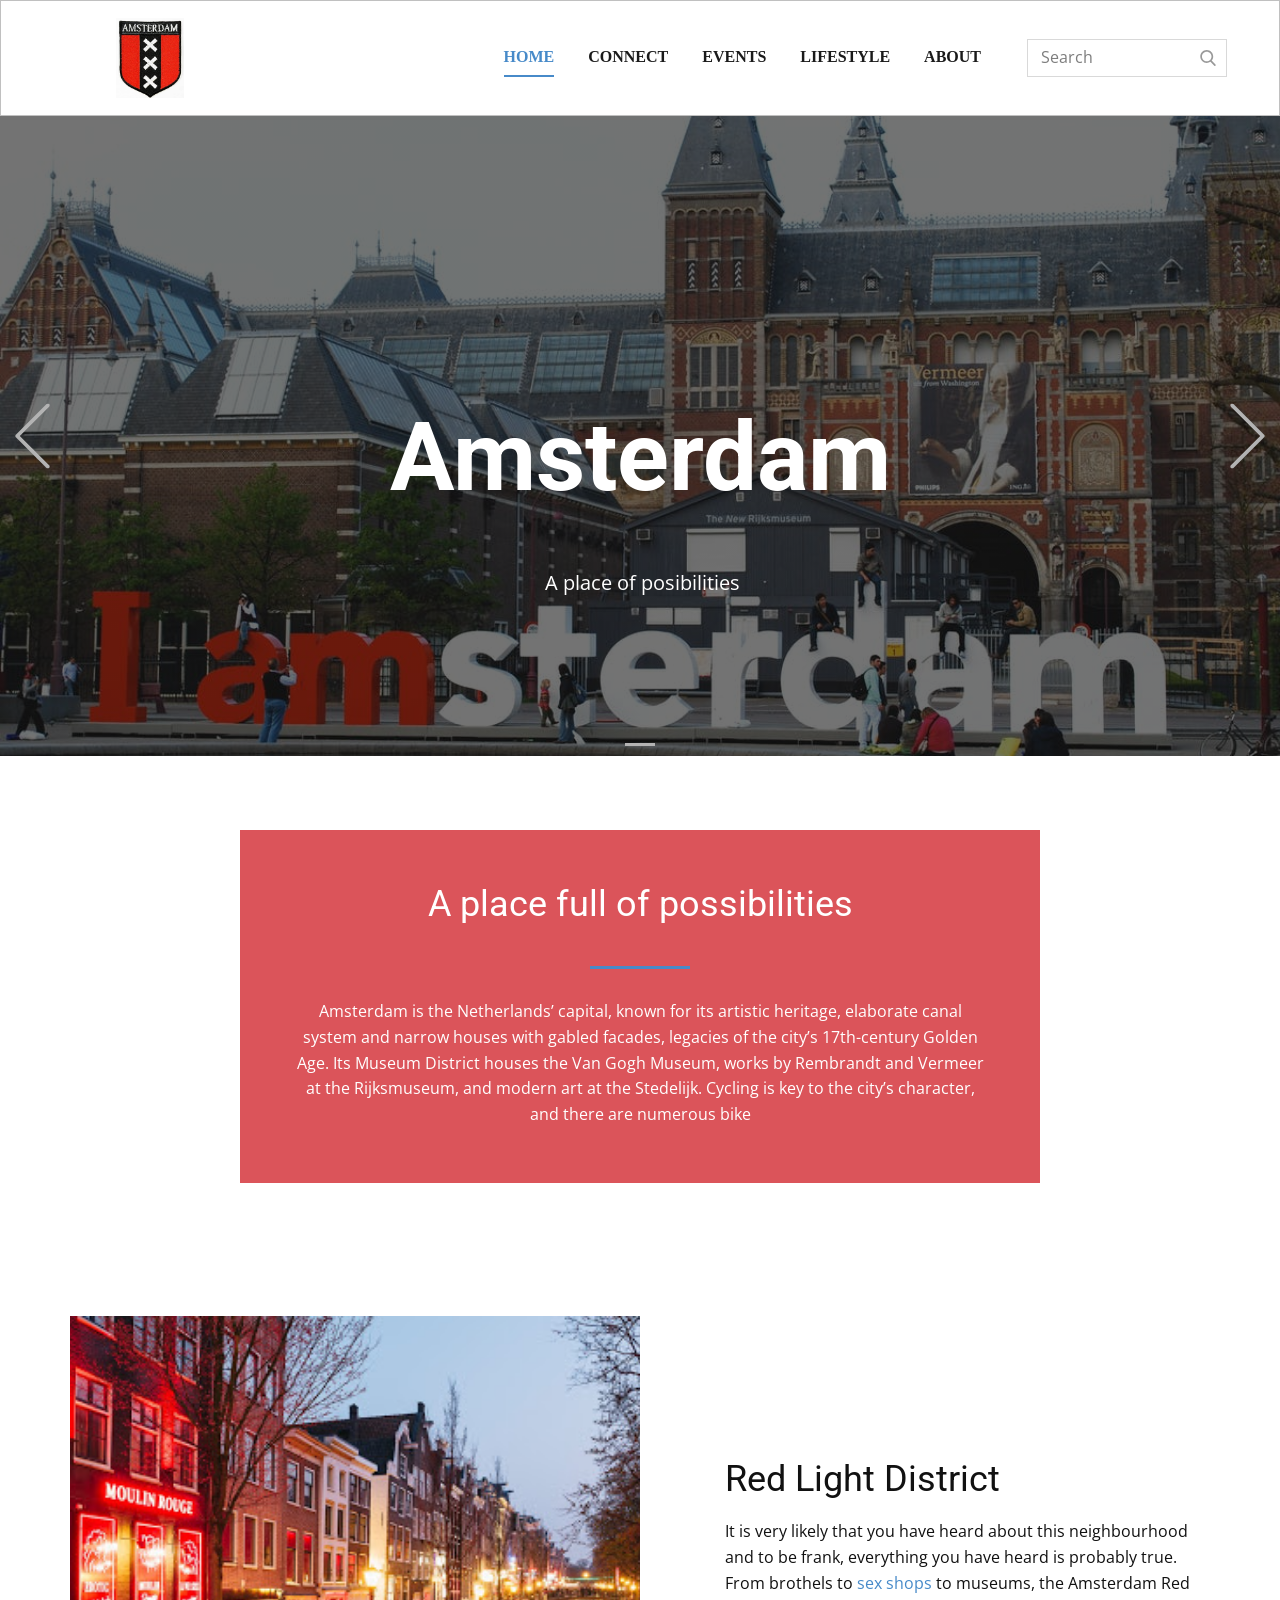
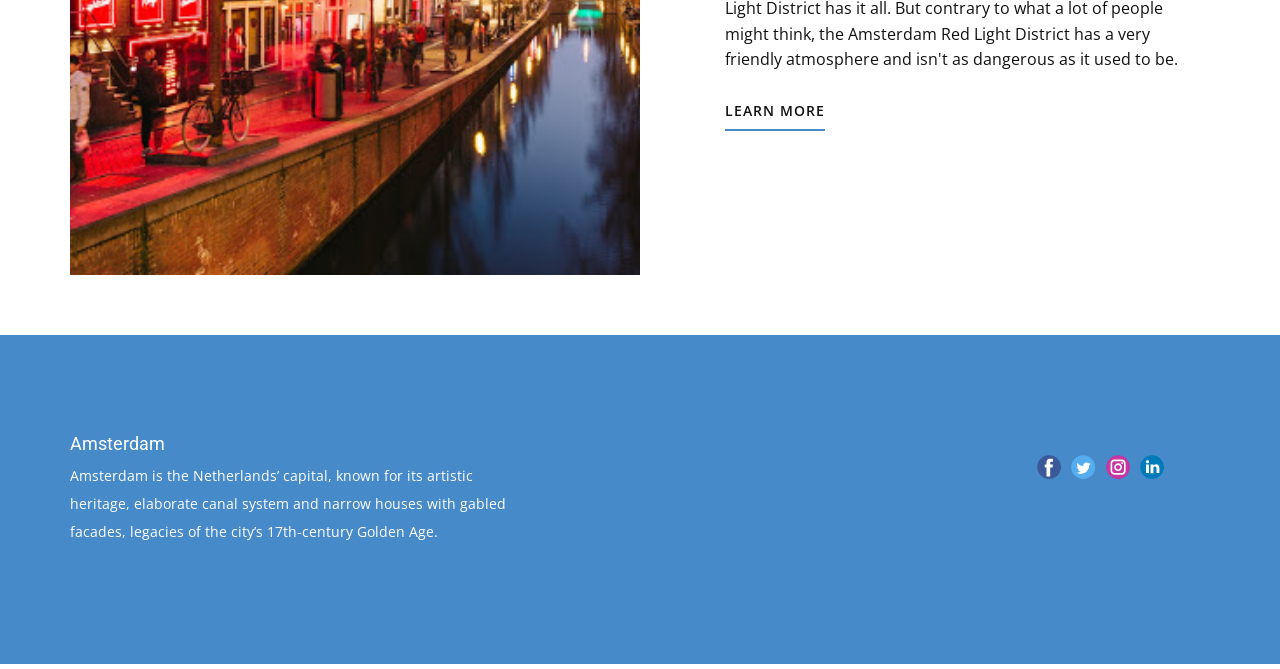
<file: index.html>
<!DOCTYPE html>
<html style="font-size: 16px">
  <head>
    <meta name="viewport" content="width=device-width, initial-scale=1.0" />
    <meta charset="utf-8" />
    <meta
      name="keywords"
      content="Cairo, مَصر‎, A place full of possibilities, Tahrir Square, Cairo"
    />
    <meta name="description" content="" />
    <meta name="page_type" content="np-template-header-footer-from-plugin" />
    <title>home</title>
    <link rel="stylesheet" href="nicepage.css" media="screen" />
    <link rel="stylesheet" href="home.css" media="screen" />
    <script
      class="u-script"
      type="text/javascript"
      src="jquery.js"
      defer=""
    ></script>
    <script
      class="u-script"
      type="text/javascript"
      src="nicepage.js"
      defer=""
    ></script>
    <meta name="generator" content="Nicepage 3.13.2, nicepage.com" />

    <link
      id="u-theme-google-font"
      rel="stylesheet"
      href="https://fonts.googleapis.com/css?family=Roboto:100,100i,300,300i,400,400i,500,500i,700,700i,900,900i|Open+Sans:300,300i,400,400i,600,600i,700,700i,800,800i"
    />

    <meta property="og:title" content="home" />
    <meta property="og:type" content="website" />
    <meta name="theme-color" content="#478ac9" />
    <link rel="canonical" href="index.html" />
    <meta property="og:url" content="index.html" />
  </head>
  <body data-home-page="home.html" data-home-page-title="home" class="u-body">
    <header
      class="u-align-center-xs u-border-1 u-border-grey-25 u-clearfix u-header u-header"
      id="sec-2d72"
    >
      <div class="u-clearfix u-sheet u-sheet-1">
        <a
          href="https://nicepage.com"
          class="u-image u-logo u-image-1"
          data-image-width="422"
          data-image-height="500"
        >
          <img
            src="images/default-logo.png"
            class="u-logo-image u-logo-image-1"
            data-image-width="80"
          />
        </a>
        <form
          action="#"
          method="get"
          class="u-border-1 u-border-grey-15 u-search u-search-right u-search-1"
        >
          <button class="u-search-button" type="submit">
            <span class="u-search-icon u-spacing-10 u-text-grey-40">
              <svg
                class="u-svg-link"
                preserveAspectRatio="xMidYMin slice"
                viewBox="0 0 56.966 56.966"
                style=""
              >
                <use
                  xmlns:xlink="http://www.w3.org/1999/xlink"
                  xlink:href="#svg-b04b"
                ></use>
              </svg>
              <svg
                xmlns="http://www.w3.org/2000/svg"
                xmlns:xlink="http://www.w3.org/1999/xlink"
                version="1.1"
                id="svg-b04b"
                x="0px"
                y="0px"
                viewBox="0 0 56.966 56.966"
                style="enable-background: new 0 0 56.966 56.966"
                xml:space="preserve"
                class="u-svg-content"
              >
                <path
                  d="M55.146,51.887L41.588,37.786c3.486-4.144,5.396-9.358,5.396-14.786c0-12.682-10.318-23-23-23s-23,10.318-23,23  s10.318,23,23,23c4.761,0,9.298-1.436,13.177-4.162l13.661,14.208c0.571,0.593,1.339,0.92,2.162,0.92  c0.779,0,1.518-0.297,2.079-0.837C56.255,54.982,56.293,53.08,55.146,51.887z M23.984,6c9.374,0,17,7.626,17,17s-7.626,17-17,17  s-17-7.626-17-17S14.61,6,23.984,6z"
                ></path>
                <g></g>
                <g></g>
                <g></g>
                <g></g>
                <g></g>
                <g></g>
                <g></g>
                <g></g>
                <g></g>
                <g></g>
                <g></g>
                <g></g>
                <g></g>
                <g></g>
                <g></g>
              </svg>
            </span>
          </button>
          <input
            class="u-search-input"
            type="search"
            name="search"
            value=""
            placeholder="Search"
          />
        </form>
        <nav
          class="u-align-left u-menu u-menu-dropdown u-nav-spacing-25 u-offcanvas u-menu-1"
        >
          <div
            class="menu-collapse"
            style="
              font-size: 1rem;
              font-weight: 700;
              letter-spacing: 0px;
              text-transform: uppercase;
            "
          >
            <a
              class="u-button-style u-custom-active-border-color u-custom-border u-custom-border-color u-custom-borders u-custom-hover-border-color u-custom-padding-bottom u-custom-text-active-color u-custom-text-color u-custom-text-hover-color u-custom-top-bottom-menu-spacing u-nav-link"
              href="#"
              style="padding: 2px 0px; font-size: calc(1em + 4px)"
            >
              <svg
                class="u-svg-link"
                preserveAspectRatio="xMidYMin slice"
                viewBox="0 0 302 302"
                style=""
              >
                <use
                  xmlns:xlink="http://www.w3.org/1999/xlink"
                  xlink:href="#svg-7b92"
                ></use>
              </svg>
              <svg
                xmlns="http://www.w3.org/2000/svg"
                xmlns:xlink="http://www.w3.org/1999/xlink"
                version="1.1"
                id="svg-7b92"
                x="0px"
                y="0px"
                viewBox="0 0 302 302"
                style="enable-background: new 0 0 302 302"
                xml:space="preserve"
                class="u-svg-content"
              >
                <g>
                  <rect y="36" width="302" height="30"></rect>
                  <rect y="236" width="302" height="30"></rect>
                  <rect y="136" width="302" height="30"></rect>
                </g>
                <g></g>
                <g></g>
                <g></g>
                <g></g>
                <g></g>
                <g></g>
                <g></g>
                <g></g>
                <g></g>
                <g></g>
                <g></g>
                <g></g>
                <g></g>
                <g></g>
                <g></g>
              </svg>
            </a>
          </div>
          <div class="u-custom-menu u-nav-container">
            <ul class="u-nav u-spacing-30 u-unstyled u-nav-1">
              <li class="u-nav-item">
                <a
                  class="u-border-2 u-border-active-palette-1-base u-border-hover-palette-1-base u-border-no-left u-border-no-right u-border-no-top u-button-style u-nav-link u-text-active-palette-1-base u-text-grey-90 u-text-hover-grey-90"
                  href="home.html"
                  style="padding: 10px 0px"
                  >home</a
                >
              </li>
              <li class="u-nav-item">
                <a
                  class="u-border-2 u-border-active-palette-1-base u-border-hover-palette-1-base u-border-no-left u-border-no-right u-border-no-top u-button-style u-nav-link u-text-active-palette-1-base u-text-grey-90 u-text-hover-grey-90"
                  href="connect.html"
                  style="padding: 10px 0px"
                  >connect</a
                >
              </li>
              <li class="u-nav-item">
                <a
                  class="u-border-2 u-border-active-palette-1-base u-border-hover-palette-1-base u-border-no-left u-border-no-right u-border-no-top u-button-style u-nav-link u-text-active-palette-1-base u-text-grey-90 u-text-hover-grey-90"
                  href="events.html"
                  style="padding: 10px 0px"
                  >events</a
                >
              </li>
              <li class="u-nav-item">
                <a
                  class="u-border-2 u-border-active-palette-1-base u-border-hover-palette-1-base u-border-no-left u-border-no-right u-border-no-top u-button-style u-nav-link u-text-active-palette-1-base u-text-grey-90 u-text-hover-grey-90"
                  href="lifestyle.html"
                  style="padding: 10px 0px"
                  >lifestyle</a
                >
              </li>
              <li class="u-nav-item">
                <a
                  class="u-border-2 u-border-active-palette-1-base u-border-hover-palette-1-base u-border-no-left u-border-no-right u-border-no-top u-button-style u-nav-link u-text-active-palette-1-base u-text-grey-90 u-text-hover-grey-90"
                  href="about.html"
                  style="padding: 10px 0px"
                  >about</a
                >
              </li>
            </ul>
          </div>
          <div class="u-custom-menu u-nav-container-collapse">
            <div
              class="u-align-center u-black u-container-style u-inner-container-layout u-opacity u-opacity-95 u-sidenav"
            >
              <div class="u-sidenav-overflow">
                <div class="u-menu-close"></div>
                <ul
                  class="u-align-center u-nav u-popupmenu-items u-unstyled u-nav-2"
                >
                  <li class="u-nav-item">
                    <a class="u-button-style u-nav-link" href="home.html"
                      >home</a
                    >
                  </li>
                  <li class="u-nav-item">
                    <a class="u-button-style u-nav-link" href="connect.html"
                      >connect</a
                    >
                  </li>
                  <li class="u-nav-item">
                    <a class="u-button-style u-nav-link" href="events.html"
                      >events</a
                    >
                  </li>
                  <li class="u-nav-item">
                    <a class="u-button-style u-nav-link" href="lifestyle.html"
                      >lifestyle</a
                    >
                  </li>
                  <li class="u-nav-item">
                    <a class="u-button-style u-nav-link" href="about.html"
                      >about</a
                    >
                  </li>
                </ul>
              </div>
            </div>
            <div class="u-black u-menu-overlay u-opacity u-opacity-70"></div>
          </div>
        </nav>
      </div>
    </header>
    <section
      id="carousel_57e4"
      class="u-carousel u-slide u-block-2a55-1"
      data-u-ride="carousel"
      data-interval="5000"
    >
      <ol class="u-absolute-hcenter u-carousel-indicators u-block-2a55-2">
        <li
          data-u-target="#carousel_57e4"
          data-u-slide-to="0"
          class="u-active u-grey-30"
        ></li>
      </ol>
      <div class="u-carousel-inner" role="listbox">
        <div
          class="u-active u-align-center u-carousel-item u-clearfix u-image u-shading u-section-1-1"
          src=""
          data-image-width="1200"
          data-image-height="900"
        >
          <div class="u-clearfix u-sheet u-sheet-1">
            <h1 class="u-text u-title u-text-1">Amsterdam</h1>
            <p class="u-large-text u-text u-text-variant u-text-2">
              &nbsp;A place of posibilities
            </p>
          </div>
        </div>
      </div>
      <a
        class="u-absolute-vcenter u-carousel-control u-carousel-control-prev u-text-grey-30 u-block-2a55-3"
        href="#carousel_57e4"
        role="button"
        data-u-slide="prev"
      >
        <span aria-hidden="true">
          <svg viewBox="0 0 477.175 477.175">
            <path
              d="M145.188,238.575l215.5-215.5c5.3-5.3,5.3-13.8,0-19.1s-13.8-5.3-19.1,0l-225.1,225.1c-5.3,5.3-5.3,13.8,0,19.1l225.1,225
                    c2.6,2.6,6.1,4,9.5,4s6.9-1.3,9.5-4c5.3-5.3,5.3-13.8,0-19.1L145.188,238.575z"
            ></path>
          </svg>
        </span>
        <span class="sr-only">Previous</span>
      </a>
      <a
        class="u-absolute-vcenter u-carousel-control u-carousel-control-next u-text-grey-30 u-block-2a55-4"
        href="#carousel_57e4"
        role="button"
        data-u-slide="next"
      >
        <span aria-hidden="true">
          <svg viewBox="0 0 477.175 477.175">
            <path
              d="M360.731,229.075l-225.1-225.1c-5.3-5.3-13.8-5.3-19.1,0s-5.3,13.8,0,19.1l215.5,215.5l-215.5,215.5
                    c-5.3,5.3-5.3,13.8,0,19.1c2.6,2.6,6.1,4,9.5,4c3.4,0,6.9-1.3,9.5-4l225.1-225.1C365.931,242.875,365.931,234.275,360.731,229.075z"
            ></path>
          </svg>
        </span>
        <span class="sr-only">Next</span>
      </a>
    </section>
    <section class="u-align-center u-clearfix u-section-2" id="sec-cc84">
      <div class="u-clearfix u-sheet u-valign-middle u-sheet-1">
        <div class="u-container-style u-group u-palette-2-base u-group-1">
          <div class="u-container-layout u-valign-middle u-container-layout-1">
            <h2 class="u-align-center u-text u-text-1">
              A place full of possibilities
            </h2>
            <div
              class="u-border-3 u-border-palette-1-base u-line u-line-horizontal u-line-1"
            ></div>
            <p class="u-align-center u-text u-text-2">
              Amsterdam is the Netherlands’ capital, known for its artistic
              heritage, elaborate canal system and narrow houses with gabled
              facades, legacies of the city’s 17th-century Golden Age. Its
              Museum District houses the Van Gogh Museum, works by Rembrandt and
              Vermeer at the Rijksmuseum, and modern art at the Stedelijk.
              Cycling is key to the city’s character, and there are numerous
              bike
            </p>
          </div>
        </div>
      </div>
    </section>
    <section class="u-align-center u-clearfix u-section-3" id="sec-2b23">
      <div class="u-clearfix u-sheet u-valign-middle u-sheet-1">
        <div
          class="u-clearfix u-expanded-width u-gutter-0 u-layout-wrap u-layout-wrap-1"
        >
          <div class="u-layout">
            <div class="u-layout-row">
              <div
                class="u-container-style u-image u-layout-cell u-left-cell u-size-30 u-image-1"
                data-image-width="512"
                data-image-height="320"
              >
                <div class="u-container-layout"></div>
              </div>
              <div
                class="u-align-left u-container-style u-layout-cell u-right-cell u-size-30 u-layout-cell-2"
              >
                <div
                  class="u-container-layout u-valign-middle u-container-layout-2"
                >
                  <h2 class="u-text u-text-1">Red Light District</h2>
                  <p class="u-text u-text-2">
                    It is very likely that you have heard about this
                    neighbourhood and to be frank, everything you have heard is
                    probably true. From brothels to&nbsp;<a
                      href="https://www.amsterdam.info/shopping/sex-shops/"
                      class="u-active-none u-border-none u-btn u-button-style u-hover-none u-none u-text-palette-1-base u-btn-1"
                      >sex shops</a
                    >&nbsp;to museums, the Amsterdam Red Light District has it
                    all. But contrary to what a lot of people might think, the
                    Amsterdam Red Light District has a very friendly atmosphere
                    and isn't as dangerous as it used to be.
                  </p>
                  <a
                    href="about.html"
                    data-page-id="90470629"
                    class="u-border-2 u-border-palette-1-base u-btn u-btn-rectangle u-button-style u-none u-text-body-color u-text-hover-palette-1-base u-btn-2"
                    >learn more</a
                  >
                </div>
              </div>
            </div>
          </div>
        </div>
      </div>
    </section>

    <footer class="u-clearfix u-footer u-palette-1-base" id="sec-7d85">
      <div class="u-clearfix u-sheet u-sheet-1">
        <div
          class="u-clearfix u-expanded-width u-gutter-30 u-layout-wrap u-layout-wrap-1"
        >
          <div class="u-gutter-0 u-layout">
            <div class="u-layout-row">
              <div
                class="u-align-center-sm u-align-center-xs u-align-left-md u-align-left-xl u-container-style u-layout-cell u-left-cell u-size-20 u-size-20-md u-layout-cell-1"
              >
                <div class="u-container-layout u-container-layout-1">
                  <!--position-->
                  <div data-position="" class="u-position u-position-1">
                    <!--block-->
                    <div class="u-block">
                      <div class="u-block-container u-clearfix">
                        <!--block_header-->
                        <h5 class="u-block-header u-text u-text-1">
                          <!--block_header_content-->
                          Amsterdam<!--/block_header_content-->
                        </h5>
                        <!--/block_header--><!--block_content-->
                        <div class="u-block-content u-text u-text-2">
                          <!--block_content_content-->Amsterdam is the
                          Netherlands’ capital, known for its artistic heritage,
                          elaborate canal system and narrow houses with gabled
                          facades, legacies of the city’s 17th-century Golden
                          Age.<!--/block_content_content-->
                        </div>
                        <!--/block_content-->
                      </div>
                    </div>
                    <!--/block-->
                  </div>
                  <!--/position-->
                </div>
              </div>
              <div
                class="u-align-center-sm u-align-left-lg u-align-left-md u-align-left-xl u-container-style u-layout-cell u-size-20 u-size-20-md u-layout-cell-2"
              >
                <div class="u-container-layout u-container-layout-2"></div>
              </div>
              <div
                class="u-align-center-sm u-align-center-xs u-align-left-md u-align-right-lg u-align-right-xl u-container-style u-layout-cell u-right-cell u-size-20 u-size-20-md u-layout-cell-3"
              >
                <div class="u-container-layout u-container-layout-3">
                  <div class="u-social-icons u-spacing-10 u-social-icons-1">
                    <a
                      class="u-social-url"
                      title="facebook"
                      target="_blank"
                      href="#"
                      ><span
                        class="u-icon u-icon-circle u-social-facebook u-social-icon u-icon-1"
                        ><svg
                          class="u-svg-link"
                          preserveAspectRatio="xMidYMin slice"
                          viewBox="0 0 112 112"
                          style=""
                        >
                          <use
                            xmlns:xlink="http://www.w3.org/1999/xlink"
                            xlink:href="#svg-481b"
                          ></use></svg
                        ><svg
                          class="u-svg-content"
                          viewBox="0 0 112 112"
                          x="0"
                          y="0"
                          id="svg-481b"
                        >
                          <circle
                            fill="currentColor"
                            cx="56.1"
                            cy="56.1"
                            r="55"
                          ></circle>
                          <path
                            fill="#FFFFFF"
                            d="M73.5,31.6h-9.1c-1.4,0-3.6,0.8-3.6,3.9v8.5h12.6L72,58.3H60.8v40.8H43.9V58.3h-8V43.9h8v-9.2
            c0-6.7,3.1-17,17-17h12.5v13.9H73.5z"
                          ></path></svg
                      ></span>
                    </a>
                    <a
                      class="u-social-url"
                      title="twitter"
                      target="_blank"
                      href="#"
                      ><span
                        class="u-icon u-icon-circle u-social-icon u-social-twitter u-icon-2"
                        ><svg
                          class="u-svg-link"
                          preserveAspectRatio="xMidYMin slice"
                          viewBox="0 0 112 112"
                          style=""
                        >
                          <use
                            xmlns:xlink="http://www.w3.org/1999/xlink"
                            xlink:href="#svg-52f6"
                          ></use></svg
                        ><svg
                          class="u-svg-content"
                          viewBox="0 0 112 112"
                          x="0"
                          y="0"
                          id="svg-52f6"
                        >
                          <circle
                            fill="currentColor"
                            class="st0"
                            cx="56.1"
                            cy="56.1"
                            r="55"
                          ></circle>
                          <path
                            fill="#FFFFFF"
                            d="M83.8,47.3c0,0.6,0,1.2,0,1.7c0,17.7-13.5,38.2-38.2,38.2C38,87.2,31,85,25,81.2c1,0.1,2.1,0.2,3.2,0.2
            c6.3,0,12.1-2.1,16.7-5.7c-5.9-0.1-10.8-4-12.5-9.3c0.8,0.2,1.7,0.2,2.5,0.2c1.2,0,2.4-0.2,3.5-0.5c-6.1-1.2-10.8-6.7-10.8-13.1
            c0-0.1,0-0.1,0-0.2c1.8,1,3.9,1.6,6.1,1.7c-3.6-2.4-6-6.5-6-11.2c0-2.5,0.7-4.8,1.8-6.7c6.6,8.1,16.5,13.5,27.6,14
            c-0.2-1-0.3-2-0.3-3.1c0-7.4,6-13.4,13.4-13.4c3.9,0,7.3,1.6,9.8,4.2c3.1-0.6,5.9-1.7,8.5-3.3c-1,3.1-3.1,5.8-5.9,7.4
            c2.7-0.3,5.3-1,7.7-2.1C88.7,43,86.4,45.4,83.8,47.3z"
                          ></path></svg
                      ></span>
                    </a>
                    <a
                      class="u-social-url"
                      title="instagram"
                      target="_blank"
                      href="#"
                      ><span
                        class="u-icon u-icon-circle u-social-icon u-social-instagram u-icon-3"
                        ><svg
                          class="u-svg-link"
                          preserveAspectRatio="xMidYMin slice"
                          viewBox="0 0 112 112"
                          style=""
                        >
                          <use
                            xmlns:xlink="http://www.w3.org/1999/xlink"
                            xlink:href="#svg-3d7b"
                          ></use></svg
                        ><svg
                          class="u-svg-content"
                          viewBox="0 0 112 112"
                          x="0"
                          y="0"
                          id="svg-3d7b"
                        >
                          <circle
                            fill="currentColor"
                            cx="56.1"
                            cy="56.1"
                            r="55"
                          ></circle>
                          <path
                            fill="#FFFFFF"
                            d="M55.9,38.2c-9.9,0-17.9,8-17.9,17.9C38,66,46,74,55.9,74c9.9,0,17.9-8,17.9-17.9C73.8,46.2,65.8,38.2,55.9,38.2
            z M55.9,66.4c-5.7,0-10.3-4.6-10.3-10.3c-0.1-5.7,4.6-10.3,10.3-10.3c5.7,0,10.3,4.6,10.3,10.3C66.2,61.8,61.6,66.4,55.9,66.4z"
                          ></path>
                          <path
                            fill="#FFFFFF"
                            d="M74.3,33.5c-2.3,0-4.2,1.9-4.2,4.2s1.9,4.2,4.2,4.2s4.2-1.9,4.2-4.2S76.6,33.5,74.3,33.5z"
                          ></path>
                          <path
                            fill="#FFFFFF"
                            d="M73.1,21.3H38.6c-9.7,0-17.5,7.9-17.5,17.5v34.5c0,9.7,7.9,17.6,17.5,17.6h34.5c9.7,0,17.5-7.9,17.5-17.5V38.8
            C90.6,29.1,82.7,21.3,73.1,21.3z M83,73.3c0,5.5-4.5,9.9-9.9,9.9H38.6c-5.5,0-9.9-4.5-9.9-9.9V38.8c0-5.5,4.5-9.9,9.9-9.9h34.5
            c5.5,0,9.9,4.5,9.9,9.9V73.3z"
                          ></path></svg
                      ></span>
                    </a>
                    <a
                      class="u-social-url"
                      title="linkedin"
                      target="_blank"
                      href="#"
                      ><span
                        class="u-icon u-icon-circle u-social-icon u-social-linkedin u-icon-4"
                        ><svg
                          class="u-svg-link"
                          preserveAspectRatio="xMidYMin slice"
                          viewBox="0 0 112 112"
                          style=""
                        >
                          <use
                            xmlns:xlink="http://www.w3.org/1999/xlink"
                            xlink:href="#svg-d829"
                          ></use></svg
                        ><svg
                          class="u-svg-content"
                          viewBox="0 0 112 112"
                          x="0"
                          y="0"
                          id="svg-d829"
                        >
                          <circle
                            fill="currentColor"
                            cx="56.1"
                            cy="56.1"
                            r="55"
                          ></circle>
                          <path
                            fill="#FFFFFF"
                            d="M41.3,83.7H27.9V43.4h13.4V83.7z M34.6,37.9L34.6,37.9c-4.6,0-7.5-3.1-7.5-7c0-4,3-7,7.6-7s7.4,3,7.5,7
            C42.2,34.8,39.2,37.9,34.6,37.9z M89.6,83.7H76.2V62.2c0-5.4-1.9-9.1-6.8-9.1c-3.7,0-5.9,2.5-6.9,4.9c-0.4,0.9-0.4,2.1-0.4,3.3v22.5
            H48.7c0,0,0.2-36.5,0-40.3h13.4v5.7c1.8-2.7,5-6.7,12.1-6.7c8.8,0,15.4,5.8,15.4,18.1V83.7z"
                          ></path></svg
                      ></span>
                    </a>
                  </div>
                </div>
              </div>
            </div>
          </div>
        </div>
      </div>
    </footer>
  </body>
</html>
</file>
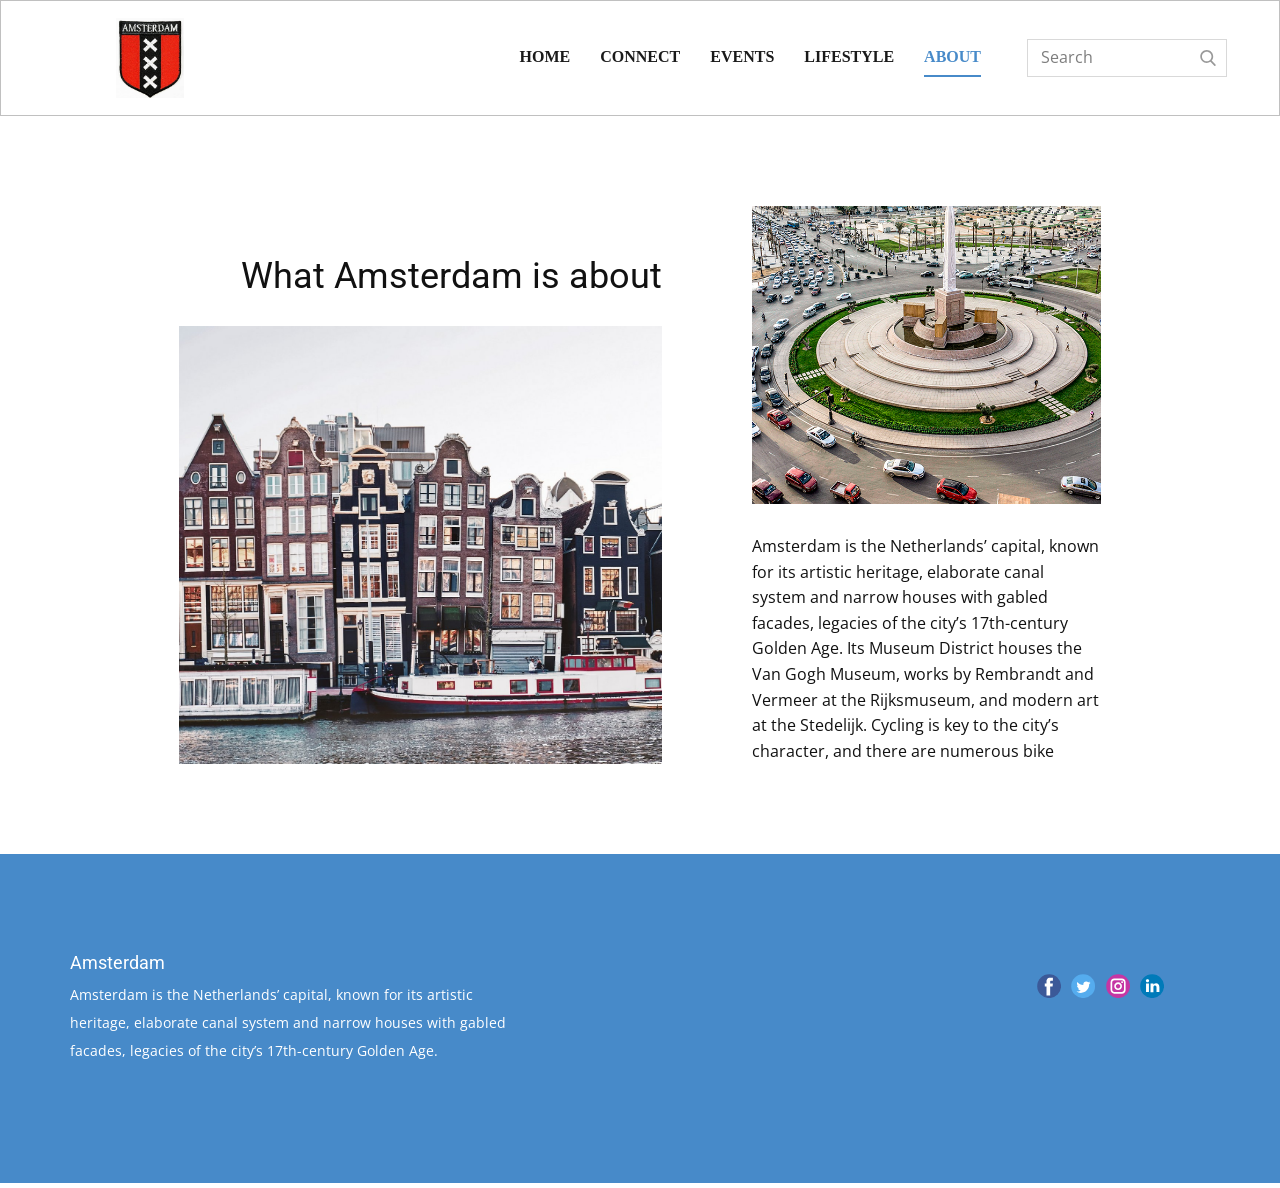
<file: about.html>
<!DOCTYPE html>
<html style="font-size: 16px;">
  <head>
    <meta name="viewport" content="width=device-width, initial-scale=1.0">
    <meta charset="utf-8">
    <meta name="keywords" content="What Ammesterdam is about">
    <meta name="description" content="">
    <meta name="page_type" content="np-template-header-footer-from-plugin">
    <title>about</title>
    <link rel="stylesheet" href="nicepage.css" media="screen">
<link rel="stylesheet" href="about.css" media="screen">
    <script class="u-script" type="text/javascript" src="jquery.js" defer=""></script>
    <script class="u-script" type="text/javascript" src="nicepage.js" defer=""></script>
    <meta name="generator" content="Nicepage 3.13.2, nicepage.com">
    <link id="u-theme-google-font" rel="stylesheet" href="https://fonts.googleapis.com/css?family=Roboto:100,100i,300,300i,400,400i,500,500i,700,700i,900,900i|Open+Sans:300,300i,400,400i,600,600i,700,700i,800,800i">
    <meta property="og:title" content="about">
    <meta property="og:type" content="website">
    <meta name="theme-color" content="#478ac9">
    <link rel="canonical" href="index.html">
    <meta property="og:url" content="index.html">
  </head>
  <body class="u-body"><header class="u-align-center-xs u-border-1 u-border-grey-25 u-clearfix u-header u-header" id="sec-2d72"><div class="u-clearfix u-sheet u-sheet-1">
        <a href="https://nicepage.com" class="u-image u-logo u-image-1" data-image-width="422" data-image-height="500">
          <img src="images/default-logo.png" class="u-logo-image u-logo-image-1" data-image-width="80">
        </a>
        <form action="#" method="get" class="u-border-1 u-border-grey-15 u-search u-search-right u-search-1">
          <button class="u-search-button" type="submit">
            <span class="u-search-icon u-spacing-10 u-text-grey-40">
              <svg class="u-svg-link" preserveAspectRatio="xMidYMin slice" viewBox="0 0 56.966 56.966" style=""><use xmlns:xlink="http://www.w3.org/1999/xlink" xlink:href="#svg-b04b"></use></svg>
              <svg xmlns="http://www.w3.org/2000/svg" xmlns:xlink="http://www.w3.org/1999/xlink" version="1.1" id="svg-b04b" x="0px" y="0px" viewBox="0 0 56.966 56.966" style="enable-background:new 0 0 56.966 56.966;" xml:space="preserve" class="u-svg-content"><path d="M55.146,51.887L41.588,37.786c3.486-4.144,5.396-9.358,5.396-14.786c0-12.682-10.318-23-23-23s-23,10.318-23,23  s10.318,23,23,23c4.761,0,9.298-1.436,13.177-4.162l13.661,14.208c0.571,0.593,1.339,0.92,2.162,0.92  c0.779,0,1.518-0.297,2.079-0.837C56.255,54.982,56.293,53.08,55.146,51.887z M23.984,6c9.374,0,17,7.626,17,17s-7.626,17-17,17  s-17-7.626-17-17S14.61,6,23.984,6z"></path><g></g><g></g><g></g><g></g><g></g><g></g><g></g><g></g><g></g><g></g><g></g><g></g><g></g><g></g><g></g></svg>
            </span>
          </button>
          <input class="u-search-input" type="search" name="search" value="" placeholder="Search">
        </form>
        <nav class="u-align-left u-menu u-menu-dropdown u-nav-spacing-25 u-offcanvas u-menu-1">
          <div class="menu-collapse" style="font-size: 1rem; font-weight: 700; letter-spacing: 0px; text-transform: uppercase;">
            <a class="u-button-style u-custom-active-border-color u-custom-border u-custom-border-color u-custom-borders u-custom-hover-border-color u-custom-padding-bottom u-custom-text-active-color u-custom-text-color u-custom-text-hover-color u-custom-top-bottom-menu-spacing u-nav-link" href="#" style="padding: 2px 0px; font-size: calc(1em + 4px);">
              <svg class="u-svg-link" preserveAspectRatio="xMidYMin slice" viewBox="0 0 302 302" style=""><use xmlns:xlink="http://www.w3.org/1999/xlink" xlink:href="#svg-7b92"></use></svg>
              <svg xmlns="http://www.w3.org/2000/svg" xmlns:xlink="http://www.w3.org/1999/xlink" version="1.1" id="svg-7b92" x="0px" y="0px" viewBox="0 0 302 302" style="enable-background:new 0 0 302 302;" xml:space="preserve" class="u-svg-content"><g><rect y="36" width="302" height="30"></rect><rect y="236" width="302" height="30"></rect><rect y="136" width="302" height="30"></rect>
</g><g></g><g></g><g></g><g></g><g></g><g></g><g></g><g></g><g></g><g></g><g></g><g></g><g></g><g></g><g></g></svg>
            </a>
          </div>
          <div class="u-custom-menu u-nav-container">
            <ul class="u-nav u-spacing-30 u-unstyled u-nav-1"><li class="u-nav-item"><a class="u-border-2 u-border-active-palette-1-base u-border-hover-palette-1-base u-border-no-left u-border-no-right u-border-no-top u-button-style u-nav-link u-text-active-palette-1-base u-text-grey-90 u-text-hover-grey-90" href="home.html" style="padding: 10px 0px;">home</a>
</li><li class="u-nav-item"><a class="u-border-2 u-border-active-palette-1-base u-border-hover-palette-1-base u-border-no-left u-border-no-right u-border-no-top u-button-style u-nav-link u-text-active-palette-1-base u-text-grey-90 u-text-hover-grey-90" href="connect.html" style="padding: 10px 0px;">connect</a>
</li><li class="u-nav-item"><a class="u-border-2 u-border-active-palette-1-base u-border-hover-palette-1-base u-border-no-left u-border-no-right u-border-no-top u-button-style u-nav-link u-text-active-palette-1-base u-text-grey-90 u-text-hover-grey-90" href="events.html" style="padding: 10px 0px;">events</a>
</li><li class="u-nav-item"><a class="u-border-2 u-border-active-palette-1-base u-border-hover-palette-1-base u-border-no-left u-border-no-right u-border-no-top u-button-style u-nav-link u-text-active-palette-1-base u-text-grey-90 u-text-hover-grey-90" href="lifestyle.html" style="padding: 10px 0px;">lifestyle</a>
</li><li class="u-nav-item"><a class="u-border-2 u-border-active-palette-1-base u-border-hover-palette-1-base u-border-no-left u-border-no-right u-border-no-top u-button-style u-nav-link u-text-active-palette-1-base u-text-grey-90 u-text-hover-grey-90" href="about.html" style="padding: 10px 0px;">about</a>
</li></ul>
          </div>
          <div class="u-custom-menu u-nav-container-collapse">
            <div class="u-align-center u-black u-container-style u-inner-container-layout u-opacity u-opacity-95 u-sidenav">
              <div class="u-sidenav-overflow">
                <div class="u-menu-close"></div>
                <ul class="u-align-center u-nav u-popupmenu-items u-unstyled u-nav-2"><li class="u-nav-item"><a class="u-button-style u-nav-link" href="home.html">home</a>
</li><li class="u-nav-item"><a class="u-button-style u-nav-link" href="connect.html">connect</a>
</li><li class="u-nav-item"><a class="u-button-style u-nav-link" href="events.html">events</a>
</li><li class="u-nav-item"><a class="u-button-style u-nav-link" href="lifestyle.html">lifestyle</a>
</li><li class="u-nav-item"><a class="u-button-style u-nav-link" href="about.html">about</a>
</li></ul>
              </div>
            </div>
            <div class="u-black u-menu-overlay u-opacity u-opacity-70"></div>
          </div>
        </nav>
      </div></header>
    <section class="u-clearfix u-section-1" id="sec-8a84">
      <div class="u-clearfix u-sheet u-valign-middle u-sheet-1">
        <div class="u-clearfix u-gutter-30 u-layout-wrap u-layout-wrap-1">
          <div class="u-layout">
            <div class="u-layout-row">
              <div class="u-align-left-sm u-align-left-xs u-align-right-lg u-align-right-md u-align-right-xl u-container-style u-layout-cell u-left-cell u-size-34 u-layout-cell-1">
                <div class="u-container-layout u-valign-bottom u-container-layout-1">
                  <h2 class="u-text u-text-1">What Amsterdam is about</h2>
                  <img alt="" class="u-align-left u-expanded-width u-image u-image-1" data-image-width="1600" data-image-height="1189" src="images/amsterdam-main-data.jpg">
                </div>
              </div>
              <div class="u-align-left u-container-style u-layout-cell u-right-cell u-size-26 u-layout-cell-2">
                <div class="u-container-layout u-container-layout-2">
                  <img alt="" class="u-align-left u-expanded-width u-image u-image-2" data-image-width="650" data-image-height="975" src="images/lmd_0221_08_getty_1230340577_-f5ce11.jpg">
                  <p class="u-text u-text-2">Amsterdam is the Netherlands’ capital, known for its artistic heritage, elaborate canal system and narrow houses with gabled facades, legacies of the city’s 17th-century Golden Age. Its Museum District houses the Van Gogh Museum, works by Rembrandt and Vermeer at the Rijksmuseum, and modern art at the Stedelijk. Cycling is key to the city’s character, and there are numerous bike</p>
                </div>
              </div>
            </div>
          </div>
        </div>
      </div>
    </section>
    
    
    <footer class="u-clearfix u-footer u-palette-1-base" id="sec-7d85"><div class="u-clearfix u-sheet u-sheet-1">
        <div class="u-clearfix u-expanded-width u-gutter-30 u-layout-wrap u-layout-wrap-1">
          <div class="u-gutter-0 u-layout">
            <div class="u-layout-row">
              <div class="u-align-center-sm u-align-center-xs u-align-left-md u-align-left-xl u-container-style u-layout-cell u-left-cell u-size-20 u-size-20-md u-layout-cell-1">
                <div class="u-container-layout u-container-layout-1"><!--position-->
                  <div data-position="" class="u-position u-position-1"><!--block-->
                    <div class="u-block">
                      <div class="u-block-container u-clearfix"><!--block_header-->
                        <h5 class="u-block-header u-text u-text-1"><!--block_header_content--> Amsterdam<!--/block_header_content--></h5><!--/block_header--><!--block_content-->
                        <div class="u-block-content u-text u-text-2"><!--block_content_content-->Amsterdam is the Netherlands’ capital, known for its artistic heritage, elaborate canal system and narrow houses with gabled facades, legacies of the city’s 17th-century Golden Age.<!--/block_content_content--></div><!--/block_content-->
                      </div>
                    </div><!--/block-->
                  </div><!--/position-->
                </div>
              </div>
              <div class="u-align-center-sm u-align-left-lg u-align-left-md u-align-left-xl u-container-style u-layout-cell u-size-20 u-size-20-md u-layout-cell-2">
                <div class="u-container-layout u-container-layout-2"></div>
              </div>
              <div class="u-align-center-sm u-align-center-xs u-align-left-md u-align-right-lg u-align-right-xl u-container-style u-layout-cell u-right-cell u-size-20 u-size-20-md u-layout-cell-3">
                <div class="u-container-layout u-container-layout-3">
                  <div class="u-social-icons u-spacing-10 u-social-icons-1">
                    <a class="u-social-url" title="facebook" target="_blank" href="#"><span class="u-icon u-icon-circle u-social-facebook u-social-icon u-icon-1"><svg class="u-svg-link" preserveAspectRatio="xMidYMin slice" viewBox="0 0 112 112" style=""><use xmlns:xlink="http://www.w3.org/1999/xlink" xlink:href="#svg-481b"></use></svg><svg class="u-svg-content" viewBox="0 0 112 112" x="0" y="0" id="svg-481b"><circle fill="currentColor" cx="56.1" cy="56.1" r="55"></circle><path fill="#FFFFFF" d="M73.5,31.6h-9.1c-1.4,0-3.6,0.8-3.6,3.9v8.5h12.6L72,58.3H60.8v40.8H43.9V58.3h-8V43.9h8v-9.2
            c0-6.7,3.1-17,17-17h12.5v13.9H73.5z"></path></svg></span>
                    </a>
                    <a class="u-social-url" title="twitter" target="_blank" href="#"><span class="u-icon u-icon-circle u-social-icon u-social-twitter u-icon-2"><svg class="u-svg-link" preserveAspectRatio="xMidYMin slice" viewBox="0 0 112 112" style=""><use xmlns:xlink="http://www.w3.org/1999/xlink" xlink:href="#svg-52f6"></use></svg><svg class="u-svg-content" viewBox="0 0 112 112" x="0" y="0" id="svg-52f6"><circle fill="currentColor" class="st0" cx="56.1" cy="56.1" r="55"></circle><path fill="#FFFFFF" d="M83.8,47.3c0,0.6,0,1.2,0,1.7c0,17.7-13.5,38.2-38.2,38.2C38,87.2,31,85,25,81.2c1,0.1,2.1,0.2,3.2,0.2
            c6.3,0,12.1-2.1,16.7-5.7c-5.9-0.1-10.8-4-12.5-9.3c0.8,0.2,1.7,0.2,2.5,0.2c1.2,0,2.4-0.2,3.5-0.5c-6.1-1.2-10.8-6.7-10.8-13.1
            c0-0.1,0-0.1,0-0.2c1.8,1,3.9,1.6,6.1,1.7c-3.6-2.4-6-6.5-6-11.2c0-2.5,0.7-4.8,1.8-6.7c6.6,8.1,16.5,13.5,27.6,14
            c-0.2-1-0.3-2-0.3-3.1c0-7.4,6-13.4,13.4-13.4c3.9,0,7.3,1.6,9.8,4.2c3.1-0.6,5.9-1.7,8.5-3.3c-1,3.1-3.1,5.8-5.9,7.4
            c2.7-0.3,5.3-1,7.7-2.1C88.7,43,86.4,45.4,83.8,47.3z"></path></svg></span>
                    </a>
                    <a class="u-social-url" title="instagram" target="_blank" href="#"><span class="u-icon u-icon-circle u-social-icon u-social-instagram u-icon-3"><svg class="u-svg-link" preserveAspectRatio="xMidYMin slice" viewBox="0 0 112 112" style=""><use xmlns:xlink="http://www.w3.org/1999/xlink" xlink:href="#svg-3d7b"></use></svg><svg class="u-svg-content" viewBox="0 0 112 112" x="0" y="0" id="svg-3d7b"><circle fill="currentColor" cx="56.1" cy="56.1" r="55"></circle><path fill="#FFFFFF" d="M55.9,38.2c-9.9,0-17.9,8-17.9,17.9C38,66,46,74,55.9,74c9.9,0,17.9-8,17.9-17.9C73.8,46.2,65.8,38.2,55.9,38.2
            z M55.9,66.4c-5.7,0-10.3-4.6-10.3-10.3c-0.1-5.7,4.6-10.3,10.3-10.3c5.7,0,10.3,4.6,10.3,10.3C66.2,61.8,61.6,66.4,55.9,66.4z"></path><path fill="#FFFFFF" d="M74.3,33.5c-2.3,0-4.2,1.9-4.2,4.2s1.9,4.2,4.2,4.2s4.2-1.9,4.2-4.2S76.6,33.5,74.3,33.5z"></path><path fill="#FFFFFF" d="M73.1,21.3H38.6c-9.7,0-17.5,7.9-17.5,17.5v34.5c0,9.7,7.9,17.6,17.5,17.6h34.5c9.7,0,17.5-7.9,17.5-17.5V38.8
            C90.6,29.1,82.7,21.3,73.1,21.3z M83,73.3c0,5.5-4.5,9.9-9.9,9.9H38.6c-5.5,0-9.9-4.5-9.9-9.9V38.8c0-5.5,4.5-9.9,9.9-9.9h34.5
            c5.5,0,9.9,4.5,9.9,9.9V73.3z"></path></svg></span>
                    </a>
                    <a class="u-social-url" title="linkedin" target="_blank" href="#"><span class="u-icon u-icon-circle u-social-icon u-social-linkedin u-icon-4"><svg class="u-svg-link" preserveAspectRatio="xMidYMin slice" viewBox="0 0 112 112" style=""><use xmlns:xlink="http://www.w3.org/1999/xlink" xlink:href="#svg-d829"></use></svg><svg class="u-svg-content" viewBox="0 0 112 112" x="0" y="0" id="svg-d829"><circle fill="currentColor" cx="56.1" cy="56.1" r="55"></circle><path fill="#FFFFFF" d="M41.3,83.7H27.9V43.4h13.4V83.7z M34.6,37.9L34.6,37.9c-4.6,0-7.5-3.1-7.5-7c0-4,3-7,7.6-7s7.4,3,7.5,7
            C42.2,34.8,39.2,37.9,34.6,37.9z M89.6,83.7H76.2V62.2c0-5.4-1.9-9.1-6.8-9.1c-3.7,0-5.9,2.5-6.9,4.9c-0.4,0.9-0.4,2.1-0.4,3.3v22.5
            H48.7c0,0,0.2-36.5,0-40.3h13.4v5.7c1.8-2.7,5-6.7,12.1-6.7c8.8,0,15.4,5.8,15.4,18.1V83.7z"></path></svg></span>
                    </a>
                  </div>
                </div>
              </div>
            </div>
          </div>
        </div>
      </div></footer>
  </body>
</html>
</file>
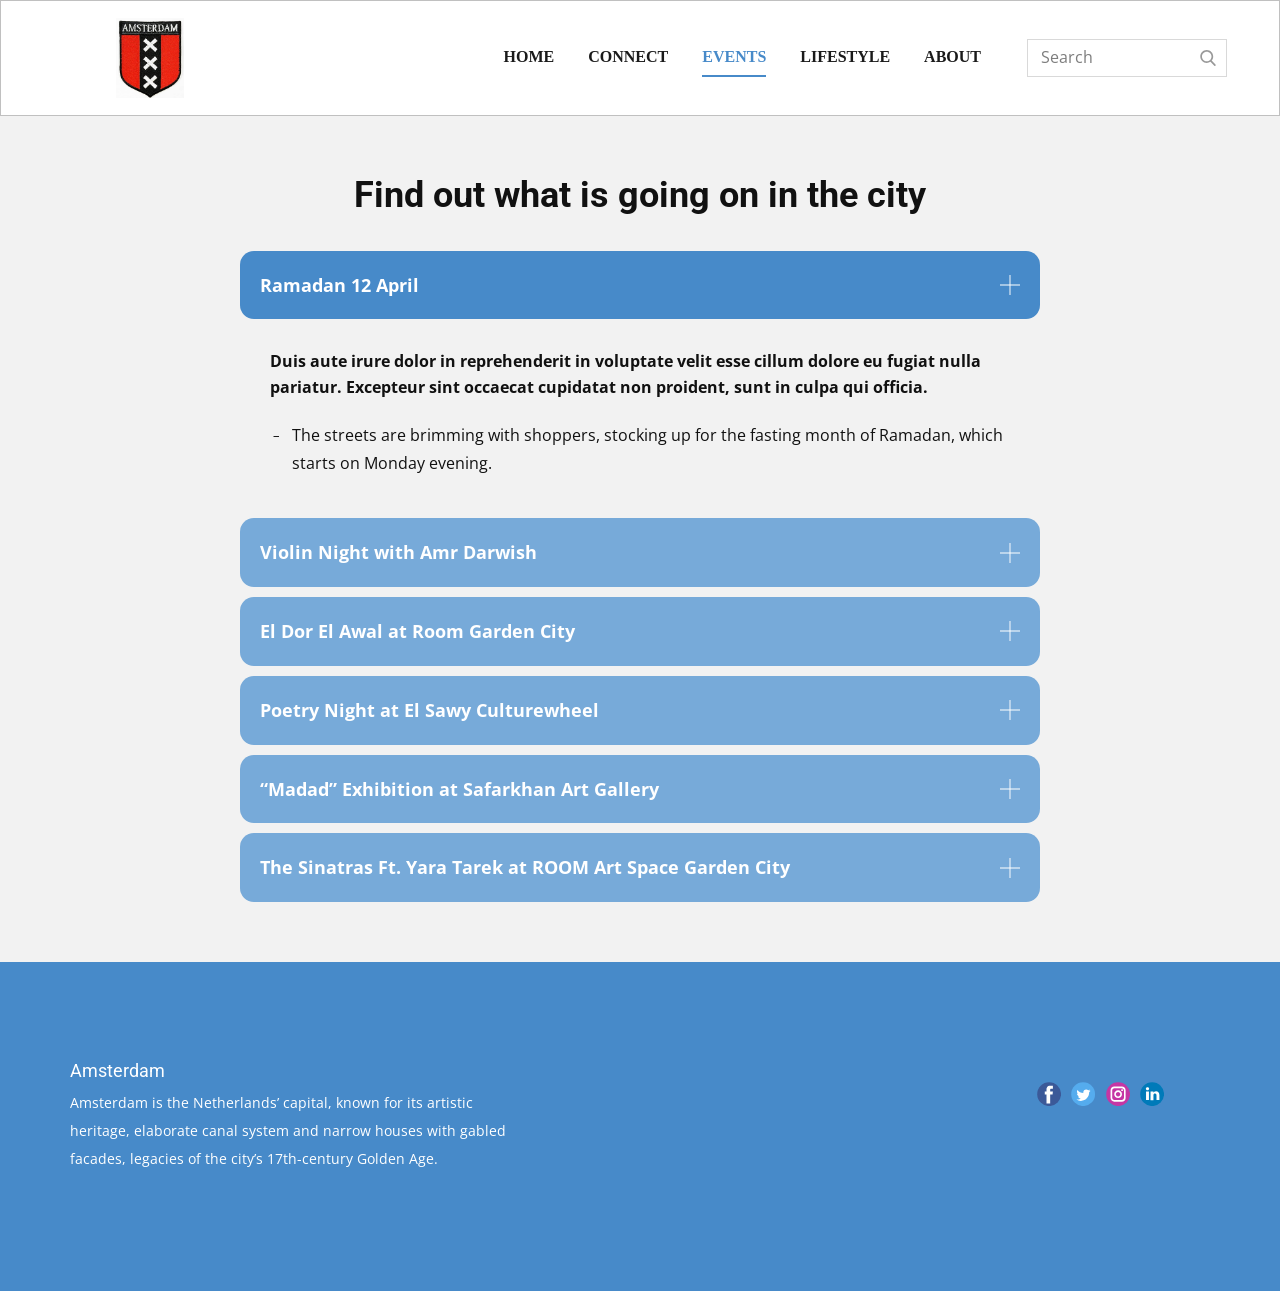
<file: events.html>
<!DOCTYPE html>
<html style="font-size: 16px">
  <head>
    <meta name="viewport" content="width=device-width, initial-scale=1.0" />
    <meta charset="utf-8" />
    <meta name="keywords" content="Find out what is going on in the city" />
    <meta name="description" content="" />
    <meta name="page_type" content="np-template-header-footer-from-plugin" />
    <title>events</title>
    <link rel="stylesheet" href="nicepage.css" media="screen" />
    <link rel="stylesheet" href="events.css" media="screen" />
    <script
      class="u-script"
      type="text/javascript"
      src="jquery.js"
      defer=""
    ></script>
    <script
      class="u-script"
      type="text/javascript"
      src="nicepage.js"
      defer=""
    ></script>
    <meta name="generator" content="Nicepage 3.13.2, nicepage.com" />
    <link
      id="u-theme-google-font"
      rel="stylesheet"
      href="https://fonts.googleapis.com/css?family=Roboto:100,100i,300,300i,400,400i,500,500i,700,700i,900,900i|Open+Sans:300,300i,400,400i,600,600i,700,700i,800,800i"
    />

    <meta property="og:title" content="events" />
    <meta property="og:type" content="website" />
    <meta name="theme-color" content="#478ac9" />
    <link rel="canonical" href="index.html" />
    <meta property="og:url" content="index.html" />
  </head>
  <body class="u-body">
    <header
      class="u-align-center-xs u-border-1 u-border-grey-25 u-clearfix u-header u-header"
      id="sec-2d72"
    >
      <div class="u-clearfix u-sheet u-sheet-1">
        <a
          href="https://nicepage.com"
          class="u-image u-logo u-image-1"
          data-image-width="422"
          data-image-height="500"
        >
          <img
            src="images/default-logo.png"
            class="u-logo-image u-logo-image-1"
            data-image-width="80"
          />
        </a>
        <form
          action="#"
          method="get"
          class="u-border-1 u-border-grey-15 u-search u-search-right u-search-1"
        >
          <button class="u-search-button" type="submit">
            <span class="u-search-icon u-spacing-10 u-text-grey-40">
              <svg
                class="u-svg-link"
                preserveAspectRatio="xMidYMin slice"
                viewBox="0 0 56.966 56.966"
                style=""
              >
                <use
                  xmlns:xlink="http://www.w3.org/1999/xlink"
                  xlink:href="#svg-b04b"
                ></use>
              </svg>
              <svg
                xmlns="http://www.w3.org/2000/svg"
                xmlns:xlink="http://www.w3.org/1999/xlink"
                version="1.1"
                id="svg-b04b"
                x="0px"
                y="0px"
                viewBox="0 0 56.966 56.966"
                style="enable-background: new 0 0 56.966 56.966"
                xml:space="preserve"
                class="u-svg-content"
              >
                <path
                  d="M55.146,51.887L41.588,37.786c3.486-4.144,5.396-9.358,5.396-14.786c0-12.682-10.318-23-23-23s-23,10.318-23,23  s10.318,23,23,23c4.761,0,9.298-1.436,13.177-4.162l13.661,14.208c0.571,0.593,1.339,0.92,2.162,0.92  c0.779,0,1.518-0.297,2.079-0.837C56.255,54.982,56.293,53.08,55.146,51.887z M23.984,6c9.374,0,17,7.626,17,17s-7.626,17-17,17  s-17-7.626-17-17S14.61,6,23.984,6z"
                ></path>
                <g></g>
                <g></g>
                <g></g>
                <g></g>
                <g></g>
                <g></g>
                <g></g>
                <g></g>
                <g></g>
                <g></g>
                <g></g>
                <g></g>
                <g></g>
                <g></g>
                <g></g>
              </svg>
            </span>
          </button>
          <input
            class="u-search-input"
            type="search"
            name="search"
            value=""
            placeholder="Search"
          />
        </form>
        <nav
          class="u-align-left u-menu u-menu-dropdown u-nav-spacing-25 u-offcanvas u-menu-1"
        >
          <div
            class="menu-collapse"
            style="
              font-size: 1rem;
              font-weight: 700;
              letter-spacing: 0px;
              text-transform: uppercase;
            "
          >
            <a
              class="u-button-style u-custom-active-border-color u-custom-border u-custom-border-color u-custom-borders u-custom-hover-border-color u-custom-padding-bottom u-custom-text-active-color u-custom-text-color u-custom-text-hover-color u-custom-top-bottom-menu-spacing u-nav-link"
              href="#"
              style="padding: 2px 0px; font-size: calc(1em + 4px)"
            >
              <svg
                class="u-svg-link"
                preserveAspectRatio="xMidYMin slice"
                viewBox="0 0 302 302"
                style=""
              >
                <use
                  xmlns:xlink="http://www.w3.org/1999/xlink"
                  xlink:href="#svg-7b92"
                ></use>
              </svg>
              <svg
                xmlns="http://www.w3.org/2000/svg"
                xmlns:xlink="http://www.w3.org/1999/xlink"
                version="1.1"
                id="svg-7b92"
                x="0px"
                y="0px"
                viewBox="0 0 302 302"
                style="enable-background: new 0 0 302 302"
                xml:space="preserve"
                class="u-svg-content"
              >
                <g>
                  <rect y="36" width="302" height="30"></rect>
                  <rect y="236" width="302" height="30"></rect>
                  <rect y="136" width="302" height="30"></rect>
                </g>
                <g></g>
                <g></g>
                <g></g>
                <g></g>
                <g></g>
                <g></g>
                <g></g>
                <g></g>
                <g></g>
                <g></g>
                <g></g>
                <g></g>
                <g></g>
                <g></g>
                <g></g>
              </svg>
            </a>
          </div>
          <div class="u-custom-menu u-nav-container">
            <ul class="u-nav u-spacing-30 u-unstyled u-nav-1">
              <li class="u-nav-item">
                <a
                  class="u-border-2 u-border-active-palette-1-base u-border-hover-palette-1-base u-border-no-left u-border-no-right u-border-no-top u-button-style u-nav-link u-text-active-palette-1-base u-text-grey-90 u-text-hover-grey-90"
                  href="home.html"
                  style="padding: 10px 0px"
                  >home</a
                >
              </li>
              <li class="u-nav-item">
                <a
                  class="u-border-2 u-border-active-palette-1-base u-border-hover-palette-1-base u-border-no-left u-border-no-right u-border-no-top u-button-style u-nav-link u-text-active-palette-1-base u-text-grey-90 u-text-hover-grey-90"
                  href="connect.html"
                  style="padding: 10px 0px"
                  >connect</a
                >
              </li>
              <li class="u-nav-item">
                <a
                  class="u-border-2 u-border-active-palette-1-base u-border-hover-palette-1-base u-border-no-left u-border-no-right u-border-no-top u-button-style u-nav-link u-text-active-palette-1-base u-text-grey-90 u-text-hover-grey-90"
                  href="events.html"
                  style="padding: 10px 0px"
                  >events</a
                >
              </li>
              <li class="u-nav-item">
                <a
                  class="u-border-2 u-border-active-palette-1-base u-border-hover-palette-1-base u-border-no-left u-border-no-right u-border-no-top u-button-style u-nav-link u-text-active-palette-1-base u-text-grey-90 u-text-hover-grey-90"
                  href="lifestyle.html"
                  style="padding: 10px 0px"
                  >lifestyle</a
                >
              </li>
              <li class="u-nav-item">
                <a
                  class="u-border-2 u-border-active-palette-1-base u-border-hover-palette-1-base u-border-no-left u-border-no-right u-border-no-top u-button-style u-nav-link u-text-active-palette-1-base u-text-grey-90 u-text-hover-grey-90"
                  href="about.html"
                  style="padding: 10px 0px"
                  >about</a
                >
              </li>
            </ul>
          </div>
          <div class="u-custom-menu u-nav-container-collapse">
            <div
              class="u-align-center u-black u-container-style u-inner-container-layout u-opacity u-opacity-95 u-sidenav"
            >
              <div class="u-sidenav-overflow">
                <div class="u-menu-close"></div>
                <ul
                  class="u-align-center u-nav u-popupmenu-items u-unstyled u-nav-2"
                >
                  <li class="u-nav-item">
                    <a class="u-button-style u-nav-link" href="home.html"
                      >home</a
                    >
                  </li>
                  <li class="u-nav-item">
                    <a class="u-button-style u-nav-link" href="connect.html"
                      >connect</a
                    >
                  </li>
                  <li class="u-nav-item">
                    <a class="u-button-style u-nav-link" href="events.html"
                      >events</a
                    >
                  </li>
                  <li class="u-nav-item">
                    <a class="u-button-style u-nav-link" href="lifestyle.html"
                      >lifestyle</a
                    >
                  </li>
                  <li class="u-nav-item">
                    <a class="u-button-style u-nav-link" href="about.html"
                      >about</a
                    >
                  </li>
                </ul>
              </div>
            </div>
            <div class="u-black u-menu-overlay u-opacity u-opacity-70"></div>
          </div>
        </nav>
      </div>
    </header>
    <section
      class="u-align-center u-clearfix u-grey-5 u-section-1"
      id="sec-dc48"
    >
      <div class="u-clearfix u-sheet u-valign-middle u-sheet-1">
        <h2 class="u-text u-text-1">Find out what is going on in the city</h2>
        <div class="u-accordion u-spacing-10 u-accordion-1">
          <div class="u-accordion-item">
            <a
              class="active u-accordion-link u-active-palette-1-base u-button-style u-hover-palette-1-light-1 u-palette-1-light-1 u-radius-14 u-accordion-link-1"
              id="link-accordion-0781"
              aria-controls="accordion-0781"
              aria-selected="true"
            >
              <span class="u-accordion-link-text">Ramadan 12 April</span
              ><span
                class="u-accordion-link-icon u-icon u-icon-rectangle u-text-white u-icon-1"
                ><svg
                  class="u-svg-link"
                  preserveAspectRatio="xMidYMin slice"
                  viewBox="0 0 42 42"
                  style=""
                >
                  <use
                    xmlns:xlink="http://www.w3.org/1999/xlink"
                    xlink:href="#svg-f4c1"
                  ></use></svg
                ><svg
                  class="u-svg-content"
                  viewBox="0 0 42 42"
                  x="0px"
                  y="0px"
                  id="svg-f4c1"
                  style="enable-background: new 0 0 42 42"
                >
                  <polygon
                    points="42,20 22,20 22,0 20,0 20,20 0,20 0,22 20,22 20,42 22,42 22,22 42,22 "
                  ></polygon></svg
              ></span>
            </a>
            <div
              class="u-accordion-active u-accordion-pane u-container-style u-shape-rectangle u-accordion-pane-1"
              id="accordion-0781"
              aria-labelledby="link-accordion-0781"
            >
              <div class="u-container-layout u-valign-top u-container-layout-1">
                <p class="u-text u-text-2">
                  Duis aute irure dolor in reprehenderit in voluptate velit esse
                  cillum dolore eu fugiat nulla pariatur. Excepteur sint
                  occaecat cupidatat non proident, sunt in culpa qui officia.
                </p>
                <ul class="u-custom-list u-text u-text-3">
                  <li>
                    <div class="u-list-icon">
                      <div
                        xmlns="http://www.w3.org/2000/svg"
                        xmlns:xlink="http://www.w3.org/1999/xlink"
                        version="1.1"
                        xml:space="preserve"
                        class="u-svg-content"
                      >
                        –
                      </div>
                    </div>
                    The streets are brimming with shoppers, stocking up for the
                    fasting month of Ramadan, which starts on Monday evening.<br />
                  </li>
                </ul>
              </div>
            </div>
          </div>
          <div class="u-accordion-item">
            <a
              class="u-accordion-link u-active-palette-1-base u-button-style u-hover-palette-1-light-1 u-palette-1-light-1 u-radius-14 u-accordion-link-2"
              id="link-accordion-4c47"
              aria-controls="accordion-4c47"
              aria-selected="false"
            >
              <span class="u-accordion-link-text"
                >Violin Night with Amr Darwish</span
              ><span
                class="u-accordion-link-icon u-icon u-icon-rectangle u-text-white u-icon-2"
                ><svg
                  class="u-svg-link"
                  preserveAspectRatio="xMidYMin slice"
                  viewBox="0 0 42 42"
                  style=""
                >
                  <use
                    xmlns:xlink="http://www.w3.org/1999/xlink"
                    xlink:href="#svg-f2c3"
                  ></use></svg
                ><svg
                  class="u-svg-content"
                  viewBox="0 0 42 42"
                  x="0px"
                  y="0px"
                  id="svg-f2c3"
                  style="enable-background: new 0 0 42 42"
                >
                  <polygon
                    points="42,20 22,20 22,0 20,0 20,20 0,20 0,22 20,22 20,42 22,42 22,22 42,22 "
                  ></polygon></svg
              ></span>
            </a>
            <div
              class="u-accordion-pane u-container-style u-shape-rectangle u-accordion-pane-2"
              id="accordion-4c47"
              aria-labelledby="link-accordion-4c47"
            >
              <div class="u-container-layout u-valign-top u-container-layout-2">
                <ul class="u-custom-list u-text u-text-4">
                  <li>
                    <div class="u-list-icon">
                      <div
                        xmlns="http://www.w3.org/2000/svg"
                        xmlns:xlink="http://www.w3.org/1999/xlink"
                        version="1.1"
                        xml:space="preserve"
                        class="u-svg-content"
                      >
                        –
                      </div>
                    </div>
                    Enjoy ROOM’s weekly Violin Night this Saturday with Amr
                    Darwish, who will be playing a beautiful variety of music on
                    the violin.<br />
                  </li>
                </ul>
              </div>
            </div>
          </div>
          <div class="u-accordion-item">
            <a
              class="u-accordion-link u-active-palette-1-base u-button-style u-hover-palette-1-light-1 u-palette-1-light-1 u-radius-14 u-accordion-link-3"
              id="link-accordion-a910"
              aria-controls="accordion-a910"
              aria-selected="false"
            >
              <span class="u-accordion-link-text"
                >El Dor El Awal at Room Garden City</span
              ><span
                class="u-accordion-link-icon u-icon u-icon-rectangle u-text-white u-icon-3"
                ><svg
                  class="u-svg-link"
                  preserveAspectRatio="xMidYMin slice"
                  viewBox="0 0 42 42"
                  style=""
                >
                  <use
                    xmlns:xlink="http://www.w3.org/1999/xlink"
                    xlink:href="#svg-9669"
                  ></use></svg
                ><svg
                  class="u-svg-content"
                  viewBox="0 0 42 42"
                  x="0px"
                  y="0px"
                  id="svg-9669"
                  style="enable-background: new 0 0 42 42"
                >
                  <polygon
                    points="42,20 22,20 22,0 20,0 20,20 0,20 0,22 20,22 20,42 22,42 22,22 42,22 "
                  ></polygon></svg
              ></span>
            </a>
            <div
              class="u-accordion-pane u-container-style u-shape-rectangle u-accordion-pane-3"
              id="accordion-a910"
              aria-labelledby="link-accordion-a910"
            >
              <div class="u-container-layout u-container-layout-3">
                <ul class="u-custom-list u-text u-text-5">
                  <li>
                    <div class="u-list-icon">
                      <div
                        xmlns="http://www.w3.org/2000/svg"
                        xmlns:xlink="http://www.w3.org/1999/xlink"
                        version="1.1"
                        xml:space="preserve"
                        class="u-svg-content"
                      >
                        –
                      </div>
                    </div>
                    Don’t miss El Dor El Awal at ROOM Garden City this Saturday,
                    featuring their avant-garde mixture of Jazz &amp; Oriental
                    tunes, sure to keep you entertained all night long.<br />
                  </li>
                </ul>
              </div>
            </div>
          </div>
          <div class="u-accordion-item u-expanded-width">
            <a
              class="u-accordion-link u-active-palette-1-base u-button-style u-hover-palette-1-light-1 u-palette-1-light-1 u-radius-14 u-accordion-link-4"
              id="link-accordion-a910"
              aria-controls="accordion-a910"
              aria-selected="false"
            >
              <span class="u-accordion-link-text"
                >Poetry Night at El Sawy Culturewheel</span
              ><span
                class="u-accordion-link-icon u-icon u-icon-rectangle u-text-white u-icon-4"
                ><svg
                  class="u-svg-link"
                  preserveAspectRatio="xMidYMin slice"
                  viewBox="0 0 42 42"
                  style=""
                >
                  <use
                    xmlns:xlink="http://www.w3.org/1999/xlink"
                    xlink:href="#svg-387c"
                  ></use></svg
                ><svg
                  class="u-svg-content"
                  viewBox="0 0 42 42"
                  x="0px"
                  y="0px"
                  id="svg-387c"
                  style="enable-background: new 0 0 42 42"
                >
                  <polygon
                    points="42,20 22,20 22,0 20,0 20,20 0,20 0,22 20,22 20,42 22,42 22,22 42,22 "
                  ></polygon></svg
              ></span>
            </a>
            <div
              class="u-accordion-pane u-container-style u-shape-rectangle u-accordion-pane-4"
              id="accordion-a910"
              aria-labelledby="link-accordion-a910"
            >
              <div class="u-container-layout u-container-layout-4">
                <ul class="u-custom-list u-text u-text-6">
                  <li>
                    <div class="u-list-icon">
                      <div
                        xmlns="http://www.w3.org/2000/svg"
                        xmlns:xlink="http://www.w3.org/1999/xlink"
                        version="1.1"
                        xml:space="preserve"
                        class="u-svg-content"
                      >
                        –
                      </div>
                    </div>
                    Catch a night of beautiful poetry presented by Ali Ahmed,
                    Islam Khallaf, and Tarek Adel at El Sawy Culturewheel this
                    Sunday.<br />
                  </li>
                </ul>
              </div>
            </div>
          </div>
          <div class="u-accordion-item u-expanded-width">
            <a
              class="u-accordion-link u-active-palette-1-base u-button-style u-hover-palette-1-light-1 u-palette-1-light-1 u-radius-14 u-accordion-link-5"
              id="link-accordion-a910"
              aria-controls="accordion-a910"
              aria-selected="false"
            >
              <span class="u-accordion-link-text"
                >“Madad” Exhibition at Safarkhan Art Gallery</span
              ><span
                class="u-accordion-link-icon u-icon u-icon-rectangle u-text-white u-icon-5"
                ><svg
                  class="u-svg-link"
                  preserveAspectRatio="xMidYMin slice"
                  viewBox="0 0 42 42"
                  style=""
                >
                  <use
                    xmlns:xlink="http://www.w3.org/1999/xlink"
                    xlink:href="#svg-746d"
                  ></use></svg
                ><svg
                  class="u-svg-content"
                  viewBox="0 0 42 42"
                  x="0px"
                  y="0px"
                  id="svg-746d"
                  style="enable-background: new 0 0 42 42"
                >
                  <polygon
                    points="42,20 22,20 22,0 20,0 20,20 0,20 0,22 20,22 20,42 22,42 22,22 42,22 "
                  ></polygon></svg
              ></span>
            </a>
            <div
              class="u-accordion-pane u-container-style u-shape-rectangle u-accordion-pane-5"
              id="accordion-a910"
              aria-labelledby="link-accordion-a910"
            >
              <div class="u-container-layout u-container-layout-5">
                <ul class="u-custom-list u-text u-text-7">
                  <li>
                    <div class="u-list-icon">
                      <div
                        xmlns="http://www.w3.org/2000/svg"
                        xmlns:xlink="http://www.w3.org/1999/xlink"
                        version="1.1"
                        xml:space="preserve"
                        class="u-svg-content"
                      >
                        –
                      </div>
                    </div>
                    Enjoy the works of various artists at Safarkhan’s Madad
                    exhibition, with artwork revolving around the theme of the
                    extension to the divine. The exhibition features works of
                    art by newcomers Mohamed Hassan and Osman Young as well as
                    pieces by Rana Chalabi, all using their unique artistic
                    voices to showcase this common theme.<br />
                  </li>
                </ul>
              </div>
            </div>
          </div>
          <div class="u-accordion-item u-expanded-width">
            <a
              class="u-accordion-link u-active-palette-1-base u-button-style u-hover-palette-1-light-1 u-palette-1-light-1 u-radius-14 u-accordion-link-6"
              id="link-accordion-a910"
              aria-controls="accordion-a910"
              aria-selected="false"
            >
              <span class="u-accordion-link-text"
                >The Sinatras Ft. Yara Tarek at ROOM Art Space Garden City</span
              ><span
                class="u-accordion-link-icon u-icon u-icon-rectangle u-text-white u-icon-6"
                ><svg
                  class="u-svg-link"
                  preserveAspectRatio="xMidYMin slice"
                  viewBox="0 0 42 42"
                  style=""
                >
                  <use
                    xmlns:xlink="http://www.w3.org/1999/xlink"
                    xlink:href="#svg-aefe"
                  ></use></svg
                ><svg
                  class="u-svg-content"
                  viewBox="0 0 42 42"
                  x="0px"
                  y="0px"
                  id="svg-aefe"
                  style="enable-background: new 0 0 42 42"
                >
                  <polygon
                    points="42,20 22,20 22,0 20,0 20,20 0,20 0,22 20,22 20,42 22,42 22,22 42,22 "
                  ></polygon></svg
              ></span>
            </a>
            <div
              class="u-accordion-pane u-container-style u-shape-rectangle u-accordion-pane-6"
              id="accordion-a910"
              aria-labelledby="link-accordion-a910"
            >
              <div class="u-container-layout u-container-layout-6">
                <ul class="u-custom-list u-text u-text-8">
                  <li>
                    <div class="u-list-icon">
                      <div
                        xmlns="http://www.w3.org/2000/svg"
                        xmlns:xlink="http://www.w3.org/1999/xlink"
                        version="1.1"
                        xml:space="preserve"
                        class="u-svg-content"
                      >
                        –
                      </div>
                    </div>
                    Don’t miss the chance to listen to the greatest hits of
                    iconic Jazz musicians including songs by Frank Sinatra,
                    Billie Holiday, and Ella Fitzgerlad, all covered by The
                    Sinatras and Yara Tarek this Friday at ROOM Art Space Garden
                    City.<br />
                  </li>
                </ul>
              </div>
            </div>
          </div>
        </div>
      </div>
    </section>

    <footer class="u-clearfix u-footer u-palette-1-base" id="sec-7d85">
      <div class="u-clearfix u-sheet u-sheet-1">
        <div
          class="u-clearfix u-expanded-width u-gutter-30 u-layout-wrap u-layout-wrap-1"
        >
          <div class="u-gutter-0 u-layout">
            <div class="u-layout-row">
              <div
                class="u-align-center-sm u-align-center-xs u-align-left-md u-align-left-xl u-container-style u-layout-cell u-left-cell u-size-20 u-size-20-md u-layout-cell-1"
              >
                <div class="u-container-layout u-container-layout-1">
                  <!--position-->
                  <div data-position="" class="u-position u-position-1">
                    <!--block-->
                    <div class="u-block">
                      <div class="u-block-container u-clearfix">
                        <!--block_header-->
                        <h5 class="u-block-header u-text u-text-1">
                          <!--block_header_content-->
                          Amsterdam<!--/block_header_content-->
                        </h5>
                        <!--/block_header--><!--block_content-->
                        <div class="u-block-content u-text u-text-2">
                          <!--block_content_content-->Amsterdam is the
                          Netherlands’ capital, known for its artistic heritage,
                          elaborate canal system and narrow houses with gabled
                          facades, legacies of the city’s 17th-century Golden
                          Age.<!--/block_content_content-->
                        </div>
                        <!--/block_content-->
                      </div>
                    </div>
                    <!--/block-->
                  </div>
                  <!--/position-->
                </div>
              </div>
              <div
                class="u-align-center-sm u-align-left-lg u-align-left-md u-align-left-xl u-container-style u-layout-cell u-size-20 u-size-20-md u-layout-cell-2"
              >
                <div class="u-container-layout u-container-layout-2"></div>
              </div>
              <div
                class="u-align-center-sm u-align-center-xs u-align-left-md u-align-right-lg u-align-right-xl u-container-style u-layout-cell u-right-cell u-size-20 u-size-20-md u-layout-cell-3"
              >
                <div class="u-container-layout u-container-layout-3">
                  <div class="u-social-icons u-spacing-10 u-social-icons-1">
                    <a
                      class="u-social-url"
                      title="facebook"
                      target="_blank"
                      href="#"
                      ><span
                        class="u-icon u-icon-circle u-social-facebook u-social-icon u-icon-1"
                        ><svg
                          class="u-svg-link"
                          preserveAspectRatio="xMidYMin slice"
                          viewBox="0 0 112 112"
                          style=""
                        >
                          <use
                            xmlns:xlink="http://www.w3.org/1999/xlink"
                            xlink:href="#svg-481b"
                          ></use></svg
                        ><svg
                          class="u-svg-content"
                          viewBox="0 0 112 112"
                          x="0"
                          y="0"
                          id="svg-481b"
                        >
                          <circle
                            fill="currentColor"
                            cx="56.1"
                            cy="56.1"
                            r="55"
                          ></circle>
                          <path
                            fill="#FFFFFF"
                            d="M73.5,31.6h-9.1c-1.4,0-3.6,0.8-3.6,3.9v8.5h12.6L72,58.3H60.8v40.8H43.9V58.3h-8V43.9h8v-9.2
            c0-6.7,3.1-17,17-17h12.5v13.9H73.5z"
                          ></path></svg
                      ></span>
                    </a>
                    <a
                      class="u-social-url"
                      title="twitter"
                      target="_blank"
                      href="#"
                      ><span
                        class="u-icon u-icon-circle u-social-icon u-social-twitter u-icon-2"
                        ><svg
                          class="u-svg-link"
                          preserveAspectRatio="xMidYMin slice"
                          viewBox="0 0 112 112"
                          style=""
                        >
                          <use
                            xmlns:xlink="http://www.w3.org/1999/xlink"
                            xlink:href="#svg-52f6"
                          ></use></svg
                        ><svg
                          class="u-svg-content"
                          viewBox="0 0 112 112"
                          x="0"
                          y="0"
                          id="svg-52f6"
                        >
                          <circle
                            fill="currentColor"
                            class="st0"
                            cx="56.1"
                            cy="56.1"
                            r="55"
                          ></circle>
                          <path
                            fill="#FFFFFF"
                            d="M83.8,47.3c0,0.6,0,1.2,0,1.7c0,17.7-13.5,38.2-38.2,38.2C38,87.2,31,85,25,81.2c1,0.1,2.1,0.2,3.2,0.2
            c6.3,0,12.1-2.1,16.7-5.7c-5.9-0.1-10.8-4-12.5-9.3c0.8,0.2,1.7,0.2,2.5,0.2c1.2,0,2.4-0.2,3.5-0.5c-6.1-1.2-10.8-6.7-10.8-13.1
            c0-0.1,0-0.1,0-0.2c1.8,1,3.9,1.6,6.1,1.7c-3.6-2.4-6-6.5-6-11.2c0-2.5,0.7-4.8,1.8-6.7c6.6,8.1,16.5,13.5,27.6,14
            c-0.2-1-0.3-2-0.3-3.1c0-7.4,6-13.4,13.4-13.4c3.9,0,7.3,1.6,9.8,4.2c3.1-0.6,5.9-1.7,8.5-3.3c-1,3.1-3.1,5.8-5.9,7.4
            c2.7-0.3,5.3-1,7.7-2.1C88.7,43,86.4,45.4,83.8,47.3z"
                          ></path></svg
                      ></span>
                    </a>
                    <a
                      class="u-social-url"
                      title="instagram"
                      target="_blank"
                      href="#"
                      ><span
                        class="u-icon u-icon-circle u-social-icon u-social-instagram u-icon-3"
                        ><svg
                          class="u-svg-link"
                          preserveAspectRatio="xMidYMin slice"
                          viewBox="0 0 112 112"
                          style=""
                        >
                          <use
                            xmlns:xlink="http://www.w3.org/1999/xlink"
                            xlink:href="#svg-3d7b"
                          ></use></svg
                        ><svg
                          class="u-svg-content"
                          viewBox="0 0 112 112"
                          x="0"
                          y="0"
                          id="svg-3d7b"
                        >
                          <circle
                            fill="currentColor"
                            cx="56.1"
                            cy="56.1"
                            r="55"
                          ></circle>
                          <path
                            fill="#FFFFFF"
                            d="M55.9,38.2c-9.9,0-17.9,8-17.9,17.9C38,66,46,74,55.9,74c9.9,0,17.9-8,17.9-17.9C73.8,46.2,65.8,38.2,55.9,38.2
            z M55.9,66.4c-5.7,0-10.3-4.6-10.3-10.3c-0.1-5.7,4.6-10.3,10.3-10.3c5.7,0,10.3,4.6,10.3,10.3C66.2,61.8,61.6,66.4,55.9,66.4z"
                          ></path>
                          <path
                            fill="#FFFFFF"
                            d="M74.3,33.5c-2.3,0-4.2,1.9-4.2,4.2s1.9,4.2,4.2,4.2s4.2-1.9,4.2-4.2S76.6,33.5,74.3,33.5z"
                          ></path>
                          <path
                            fill="#FFFFFF"
                            d="M73.1,21.3H38.6c-9.7,0-17.5,7.9-17.5,17.5v34.5c0,9.7,7.9,17.6,17.5,17.6h34.5c9.7,0,17.5-7.9,17.5-17.5V38.8
            C90.6,29.1,82.7,21.3,73.1,21.3z M83,73.3c0,5.5-4.5,9.9-9.9,9.9H38.6c-5.5,0-9.9-4.5-9.9-9.9V38.8c0-5.5,4.5-9.9,9.9-9.9h34.5
            c5.5,0,9.9,4.5,9.9,9.9V73.3z"
                          ></path></svg
                      ></span>
                    </a>
                    <a
                      class="u-social-url"
                      title="linkedin"
                      target="_blank"
                      href="#"
                      ><span
                        class="u-icon u-icon-circle u-social-icon u-social-linkedin u-icon-4"
                        ><svg
                          class="u-svg-link"
                          preserveAspectRatio="xMidYMin slice"
                          viewBox="0 0 112 112"
                          style=""
                        >
                          <use
                            xmlns:xlink="http://www.w3.org/1999/xlink"
                            xlink:href="#svg-d829"
                          ></use></svg
                        ><svg
                          class="u-svg-content"
                          viewBox="0 0 112 112"
                          x="0"
                          y="0"
                          id="svg-d829"
                        >
                          <circle
                            fill="currentColor"
                            cx="56.1"
                            cy="56.1"
                            r="55"
                          ></circle>
                          <path
                            fill="#FFFFFF"
                            d="M41.3,83.7H27.9V43.4h13.4V83.7z M34.6,37.9L34.6,37.9c-4.6,0-7.5-3.1-7.5-7c0-4,3-7,7.6-7s7.4,3,7.5,7
            C42.2,34.8,39.2,37.9,34.6,37.9z M89.6,83.7H76.2V62.2c0-5.4-1.9-9.1-6.8-9.1c-3.7,0-5.9,2.5-6.9,4.9c-0.4,0.9-0.4,2.1-0.4,3.3v22.5
            H48.7c0,0,0.2-36.5,0-40.3h13.4v5.7c1.8-2.7,5-6.7,12.1-6.7c8.8,0,15.4,5.8,15.4,18.1V83.7z"
                          ></path></svg
                      ></span>
                    </a>
                  </div>
                </div>
              </div>
            </div>
          </div>
        </div>
      </div>
    </footer>
  </body>
</html>
</file>
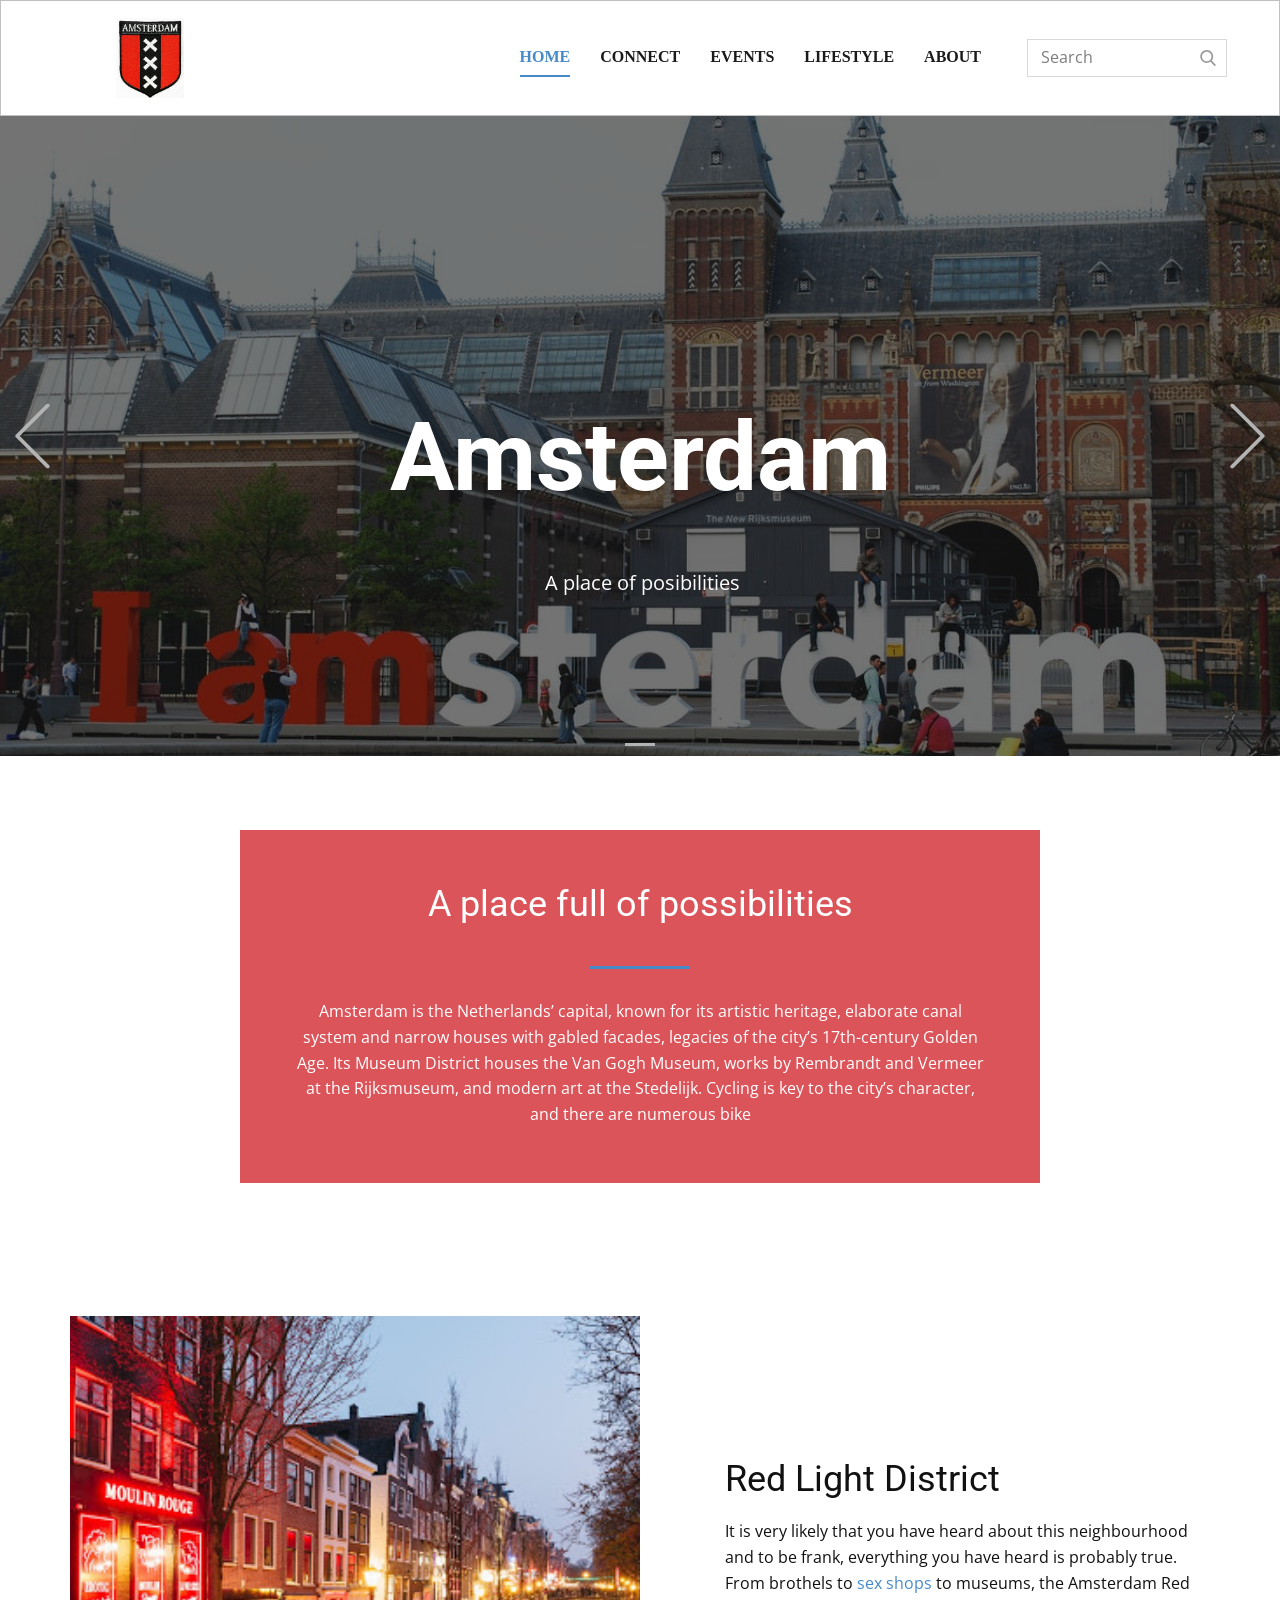
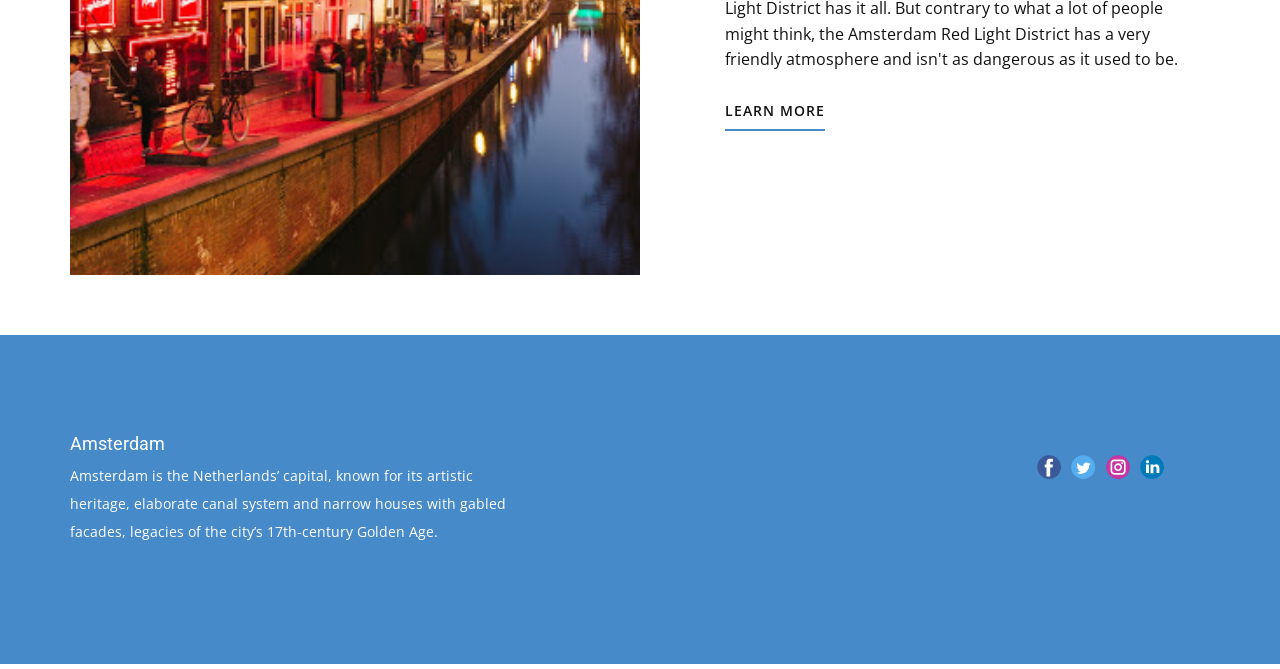
<file: home.html>
<!DOCTYPE html>
<html style="font-size: 16px;">
  <head>
    <meta name="viewport" content="width=device-width, initial-scale=1.0">
    <meta charset="utf-8">
    <meta name="keywords" content="Cairo, مَصر‎, A place full of possibilities, Tahrir Square, Cairo">
    <meta name="description" content="">
    <meta name="page_type" content="np-template-header-footer-from-plugin">
    <title>home</title>
    <link rel="stylesheet" href="nicepage.css" media="screen">
<link rel="stylesheet" href="home.css" media="screen">
    <script class="u-script" type="text/javascript" src="jquery.js" defer=""></script>
    <script class="u-script" type="text/javascript" src="nicepage.js" defer=""></script>
    <meta name="generator" content="Nicepage 3.13.2, nicepage.com">
    
    <link id="u-theme-google-font" rel="stylesheet" href="https://fonts.googleapis.com/css?family=Roboto:100,100i,300,300i,400,400i,500,500i,700,700i,900,900i|Open+Sans:300,300i,400,400i,600,600i,700,700i,800,800i">
    <meta property="og:title" content="home">
    <meta property="og:type" content="website">
    <meta name="theme-color" content="#478ac9">
    <link rel="canonical" href="index.html">
    <meta property="og:url" content="index.html">
  </head>
  <body class="u-body"><header class="u-align-center-xs u-border-1 u-border-grey-25 u-clearfix u-header u-header" id="sec-2d72"><div class="u-clearfix u-sheet u-sheet-1">
        <a href="" class="u-image u-logo u-image-1" data-image-width="422" data-image-height="500">
          <img src="images/default-logo.png" class="u-logo-image u-logo-image-1" data-image-width="80">
        </a>
        <form action="#" method="get" class="u-border-1 u-border-grey-15 u-search u-search-right u-search-1">
          <button class="u-search-button" type="submit">
            <span class="u-search-icon u-spacing-10 u-text-grey-40">
              <svg class="u-svg-link" preserveAspectRatio="xMidYMin slice" viewBox="0 0 56.966 56.966" style=""><use xmlns:xlink="http://www.w3.org/1999/xlink" xlink:href="#svg-b04b"></use></svg>
              <svg xmlns="http://www.w3.org/2000/svg" xmlns:xlink="http://www.w3.org/1999/xlink" version="1.1" id="svg-b04b" x="0px" y="0px" viewBox="0 0 56.966 56.966" style="enable-background:new 0 0 56.966 56.966;" xml:space="preserve" class="u-svg-content"><path d="M55.146,51.887L41.588,37.786c3.486-4.144,5.396-9.358,5.396-14.786c0-12.682-10.318-23-23-23s-23,10.318-23,23  s10.318,23,23,23c4.761,0,9.298-1.436,13.177-4.162l13.661,14.208c0.571,0.593,1.339,0.92,2.162,0.92  c0.779,0,1.518-0.297,2.079-0.837C56.255,54.982,56.293,53.08,55.146,51.887z M23.984,6c9.374,0,17,7.626,17,17s-7.626,17-17,17  s-17-7.626-17-17S14.61,6,23.984,6z"></path><g></g><g></g><g></g><g></g><g></g><g></g><g></g><g></g><g></g><g></g><g></g><g></g><g></g><g></g><g></g></svg>
            </span>
          </button>
          <input class="u-search-input" type="search" name="search" value="" placeholder="Search">
        </form>
        <nav class="u-align-left u-menu u-menu-dropdown u-nav-spacing-25 u-offcanvas u-menu-1">
          <div class="menu-collapse" style="font-size: 1rem; font-weight: 700; letter-spacing: 0px; text-transform: uppercase;">
            <a class="u-button-style u-custom-active-border-color u-custom-border u-custom-border-color u-custom-borders u-custom-hover-border-color u-custom-padding-bottom u-custom-text-active-color u-custom-text-color u-custom-text-hover-color u-custom-top-bottom-menu-spacing u-nav-link" href="#" style="padding: 2px 0px; font-size: calc(1em + 4px);">
              <svg class="u-svg-link" preserveAspectRatio="xMidYMin slice" viewBox="0 0 302 302" style=""><use xmlns:xlink="http://www.w3.org/1999/xlink" xlink:href="#svg-7b92"></use></svg>
              <svg xmlns="http://www.w3.org/2000/svg" xmlns:xlink="http://www.w3.org/1999/xlink" version="1.1" id="svg-7b92" x="0px" y="0px" viewBox="0 0 302 302" style="enable-background:new 0 0 302 302;" xml:space="preserve" class="u-svg-content"><g><rect y="36" width="302" height="30"></rect><rect y="236" width="302" height="30"></rect><rect y="136" width="302" height="30"></rect>
</g><g></g><g></g><g></g><g></g><g></g><g></g><g></g><g></g><g></g><g></g><g></g><g></g><g></g><g></g><g></g></svg>
            </a>
          </div>
          <div class="u-custom-menu u-nav-container">
            <ul class="u-nav u-spacing-30 u-unstyled u-nav-1"><li class="u-nav-item"><a class="u-border-2 u-border-active-palette-1-base u-border-hover-palette-1-base u-border-no-left u-border-no-right u-border-no-top u-button-style u-nav-link u-text-active-palette-1-base u-text-grey-90 u-text-hover-grey-90" href="home.html" style="padding: 10px 0px;">home</a>
</li><li class="u-nav-item"><a class="u-border-2 u-border-active-palette-1-base u-border-hover-palette-1-base u-border-no-left u-border-no-right u-border-no-top u-button-style u-nav-link u-text-active-palette-1-base u-text-grey-90 u-text-hover-grey-90" href="connect.html" style="padding: 10px 0px;">connect</a>
</li><li class="u-nav-item"><a class="u-border-2 u-border-active-palette-1-base u-border-hover-palette-1-base u-border-no-left u-border-no-right u-border-no-top u-button-style u-nav-link u-text-active-palette-1-base u-text-grey-90 u-text-hover-grey-90" href="events.html" style="padding: 10px 0px;">events</a>
</li><li class="u-nav-item"><a class="u-border-2 u-border-active-palette-1-base u-border-hover-palette-1-base u-border-no-left u-border-no-right u-border-no-top u-button-style u-nav-link u-text-active-palette-1-base u-text-grey-90 u-text-hover-grey-90" href="lifestyle.html" style="padding: 10px 0px;">lifestyle</a>
</li><li class="u-nav-item"><a class="u-border-2 u-border-active-palette-1-base u-border-hover-palette-1-base u-border-no-left u-border-no-right u-border-no-top u-button-style u-nav-link u-text-active-palette-1-base u-text-grey-90 u-text-hover-grey-90" href="about.html" style="padding: 10px 0px;">about</a>
</li></ul>
          </div>
          <div class="u-custom-menu u-nav-container-collapse">
            <div class="u-align-center u-black u-container-style u-inner-container-layout u-opacity u-opacity-95 u-sidenav">
              <div class="u-sidenav-overflow">
                <div class="u-menu-close"></div>
                <ul class="u-align-center u-nav u-popupmenu-items u-unstyled u-nav-2"><li class="u-nav-item"><a class="u-button-style u-nav-link" href="home.html">home</a>
</li><li class="u-nav-item"><a class="u-button-style u-nav-link" href="connect.html">connect</a>
</li><li class="u-nav-item"><a class="u-button-style u-nav-link" href="events.html">events</a>
</li><li class="u-nav-item"><a class="u-button-style u-nav-link" href="lifestyle.html">lifestyle</a>
</li><li class="u-nav-item"><a class="u-button-style u-nav-link" href="about.html">about</a>
</li></ul>
              </div>
            </div>
            <div class="u-black u-menu-overlay u-opacity u-opacity-70"></div>
          </div>
        </nav>
      </div></header>
    <section id="carousel_57e4" class="u-carousel u-slide u-block-2a55-1" data-u-ride="carousel" data-interval="5000">
      <ol class="u-absolute-hcenter u-carousel-indicators u-block-2a55-2">
        <li data-u-target="#carousel_57e4" data-u-slide-to="0" class="u-active u-grey-30"></li>
      </ol>
      <div class="u-carousel-inner" role="listbox">
        <div class="u-active u-align-center u-carousel-item u-clearfix u-image u-shading u-section-1-1" src="" data-image-width="1200" data-image-height="900">
          <div class="u-clearfix u-sheet u-sheet-1">
            <h1 class="u-text u-title u-text-1">Amsterdam</h1>
            <p class="u-large-text u-text u-text-variant u-text-2">&nbsp;A place of posibilities</p>
          </div>
        </div>
      </div>
      <a class="u-absolute-vcenter u-carousel-control u-carousel-control-prev u-text-grey-30 u-block-2a55-3" href="#carousel_57e4" role="button" data-u-slide="prev">
        <span aria-hidden="true">
          <svg viewBox="0 0 477.175 477.175"><path d="M145.188,238.575l215.5-215.5c5.3-5.3,5.3-13.8,0-19.1s-13.8-5.3-19.1,0l-225.1,225.1c-5.3,5.3-5.3,13.8,0,19.1l225.1,225
                    c2.6,2.6,6.1,4,9.5,4s6.9-1.3,9.5-4c5.3-5.3,5.3-13.8,0-19.1L145.188,238.575z"></path></svg>
        </span>
        <span class="sr-only">Previous</span>
      </a>
      <a class="u-absolute-vcenter u-carousel-control u-carousel-control-next u-text-grey-30 u-block-2a55-4" href="#carousel_57e4" role="button" data-u-slide="next">
        <span aria-hidden="true">
          <svg viewBox="0 0 477.175 477.175"><path d="M360.731,229.075l-225.1-225.1c-5.3-5.3-13.8-5.3-19.1,0s-5.3,13.8,0,19.1l215.5,215.5l-215.5,215.5
                    c-5.3,5.3-5.3,13.8,0,19.1c2.6,2.6,6.1,4,9.5,4c3.4,0,6.9-1.3,9.5-4l225.1-225.1C365.931,242.875,365.931,234.275,360.731,229.075z"></path></svg>
        </span>
        <span class="sr-only">Next</span>
      </a>
    </section>
    <section class="u-align-center u-clearfix u-section-2" id="sec-cc84">
      <div class="u-clearfix u-sheet u-valign-middle u-sheet-1">
        <div class="u-container-style u-group u-palette-2-base u-group-1">
          <div class="u-container-layout u-valign-middle u-container-layout-1">
            <h2 class="u-align-center u-text u-text-1">A place full of possibilities</h2>
            <div class="u-border-3 u-border-palette-1-base u-line u-line-horizontal u-line-1"></div>
            <p class="u-align-center u-text u-text-2">Amsterdam is the Netherlands’ capital, known for its artistic heritage, elaborate canal system and narrow houses with gabled facades, legacies of the city’s 17th-century Golden Age. Its Museum District houses the Van Gogh Museum, works by Rembrandt and Vermeer at the Rijksmuseum, and modern art at the Stedelijk. Cycling is key to the city’s character, and there are numerous bike</p>
          </div>
        </div>
      </div>
    </section>
    <section class="u-align-center u-clearfix u-section-3" id="sec-2b23">
      <div class="u-clearfix u-sheet u-valign-middle u-sheet-1">
        <div class="u-clearfix u-expanded-width u-gutter-0 u-layout-wrap u-layout-wrap-1">
          <div class="u-layout">
            <div class="u-layout-row">
              <div class="u-container-style u-image u-layout-cell u-left-cell u-size-30 u-image-1" data-image-width="512" data-image-height="320">
                <div class="u-container-layout"></div>
              </div>
              <div class="u-align-left u-container-style u-layout-cell u-right-cell u-size-30 u-layout-cell-2">
                <div class="u-container-layout u-valign-middle u-container-layout-2">
                  <h2 class="u-text u-text-1">Red Light District</h2>
                  <p class="u-text u-text-2">It is very likely that you have heard about this neighbourhood and to be frank, everything you have heard is probably true. From brothels to&nbsp;<a href="https://www.amsterdam.info/shopping/sex-shops/" class="u-active-none u-border-none u-btn u-button-style u-hover-none u-none u-text-palette-1-base u-btn-1">sex shops</a>&nbsp;to museums, the Amsterdam Red Light District has it all. But contrary to what a lot of people might think, the Amsterdam Red Light District has a very friendly atmosphere and isn't as dangerous as it used to be.
                  </p>
                  <a href="about.html" data-page-id="90470629" class="u-border-2 u-border-palette-1-base u-btn u-btn-rectangle u-button-style u-none u-text-body-color u-text-hover-palette-1-base u-btn-2">learn more</a>
                </div>
              </div>
            </div>
          </div>
        </div>
      </div>
    </section>
    
    
    <footer class="u-clearfix u-footer u-palette-1-base" id="sec-7d85"><div class="u-clearfix u-sheet u-sheet-1">
        <div class="u-clearfix u-expanded-width u-gutter-30 u-layout-wrap u-layout-wrap-1">
          <div class="u-gutter-0 u-layout">
            <div class="u-layout-row">
              <div class="u-align-center-sm u-align-center-xs u-align-left-md u-align-left-xl u-container-style u-layout-cell u-left-cell u-size-20 u-size-20-md u-layout-cell-1">
                <div class="u-container-layout u-container-layout-1"><!--position-->
                  <div data-position="" class="u-position u-position-1"><!--block-->
                    <div class="u-block">
                      <div class="u-block-container u-clearfix"><!--block_header-->
                        <h5 class="u-block-header u-text u-text-1"><!--block_header_content--> Amsterdam<!--/block_header_content--></h5><!--/block_header--><!--block_content-->
                        <div class="u-block-content u-text u-text-2"><!--block_content_content-->Amsterdam is the Netherlands’ capital, known for its artistic heritage, elaborate canal system and narrow houses with gabled facades, legacies of the city’s 17th-century Golden Age.<!--/block_content_content--></div><!--/block_content-->
                      </div>
                    </div><!--/block-->
                  </div><!--/position-->
                </div>
              </div>
              <div class="u-align-center-sm u-align-left-lg u-align-left-md u-align-left-xl u-container-style u-layout-cell u-size-20 u-size-20-md u-layout-cell-2">
                <div class="u-container-layout u-container-layout-2"></div>
              </div>
              <div class="u-align-center-sm u-align-center-xs u-align-left-md u-align-right-lg u-align-right-xl u-container-style u-layout-cell u-right-cell u-size-20 u-size-20-md u-layout-cell-3">
                <div class="u-container-layout u-container-layout-3">
                  <div class="u-social-icons u-spacing-10 u-social-icons-1">
                    <a class="u-social-url" title="facebook" target="_blank" href="#"><span class="u-icon u-icon-circle u-social-facebook u-social-icon u-icon-1"><svg class="u-svg-link" preserveAspectRatio="xMidYMin slice" viewBox="0 0 112 112" style=""><use xmlns:xlink="http://www.w3.org/1999/xlink" xlink:href="#svg-481b"></use></svg><svg class="u-svg-content" viewBox="0 0 112 112" x="0" y="0" id="svg-481b"><circle fill="currentColor" cx="56.1" cy="56.1" r="55"></circle><path fill="#FFFFFF" d="M73.5,31.6h-9.1c-1.4,0-3.6,0.8-3.6,3.9v8.5h12.6L72,58.3H60.8v40.8H43.9V58.3h-8V43.9h8v-9.2
            c0-6.7,3.1-17,17-17h12.5v13.9H73.5z"></path></svg></span>
                    </a>
                    <a class="u-social-url" title="twitter" target="_blank" href="#"><span class="u-icon u-icon-circle u-social-icon u-social-twitter u-icon-2"><svg class="u-svg-link" preserveAspectRatio="xMidYMin slice" viewBox="0 0 112 112" style=""><use xmlns:xlink="http://www.w3.org/1999/xlink" xlink:href="#svg-52f6"></use></svg><svg class="u-svg-content" viewBox="0 0 112 112" x="0" y="0" id="svg-52f6"><circle fill="currentColor" class="st0" cx="56.1" cy="56.1" r="55"></circle><path fill="#FFFFFF" d="M83.8,47.3c0,0.6,0,1.2,0,1.7c0,17.7-13.5,38.2-38.2,38.2C38,87.2,31,85,25,81.2c1,0.1,2.1,0.2,3.2,0.2
            c6.3,0,12.1-2.1,16.7-5.7c-5.9-0.1-10.8-4-12.5-9.3c0.8,0.2,1.7,0.2,2.5,0.2c1.2,0,2.4-0.2,3.5-0.5c-6.1-1.2-10.8-6.7-10.8-13.1
            c0-0.1,0-0.1,0-0.2c1.8,1,3.9,1.6,6.1,1.7c-3.6-2.4-6-6.5-6-11.2c0-2.5,0.7-4.8,1.8-6.7c6.6,8.1,16.5,13.5,27.6,14
            c-0.2-1-0.3-2-0.3-3.1c0-7.4,6-13.4,13.4-13.4c3.9,0,7.3,1.6,9.8,4.2c3.1-0.6,5.9-1.7,8.5-3.3c-1,3.1-3.1,5.8-5.9,7.4
            c2.7-0.3,5.3-1,7.7-2.1C88.7,43,86.4,45.4,83.8,47.3z"></path></svg></span>
                    </a>
                    <a class="u-social-url" title="instagram" target="_blank" href="#"><span class="u-icon u-icon-circle u-social-icon u-social-instagram u-icon-3"><svg class="u-svg-link" preserveAspectRatio="xMidYMin slice" viewBox="0 0 112 112" style=""><use xmlns:xlink="http://www.w3.org/1999/xlink" xlink:href="#svg-3d7b"></use></svg><svg class="u-svg-content" viewBox="0 0 112 112" x="0" y="0" id="svg-3d7b"><circle fill="currentColor" cx="56.1" cy="56.1" r="55"></circle><path fill="#FFFFFF" d="M55.9,38.2c-9.9,0-17.9,8-17.9,17.9C38,66,46,74,55.9,74c9.9,0,17.9-8,17.9-17.9C73.8,46.2,65.8,38.2,55.9,38.2
            z M55.9,66.4c-5.7,0-10.3-4.6-10.3-10.3c-0.1-5.7,4.6-10.3,10.3-10.3c5.7,0,10.3,4.6,10.3,10.3C66.2,61.8,61.6,66.4,55.9,66.4z"></path><path fill="#FFFFFF" d="M74.3,33.5c-2.3,0-4.2,1.9-4.2,4.2s1.9,4.2,4.2,4.2s4.2-1.9,4.2-4.2S76.6,33.5,74.3,33.5z"></path><path fill="#FFFFFF" d="M73.1,21.3H38.6c-9.7,0-17.5,7.9-17.5,17.5v34.5c0,9.7,7.9,17.6,17.5,17.6h34.5c9.7,0,17.5-7.9,17.5-17.5V38.8
            C90.6,29.1,82.7,21.3,73.1,21.3z M83,73.3c0,5.5-4.5,9.9-9.9,9.9H38.6c-5.5,0-9.9-4.5-9.9-9.9V38.8c0-5.5,4.5-9.9,9.9-9.9h34.5
            c5.5,0,9.9,4.5,9.9,9.9V73.3z"></path></svg></span>
                    </a>
                    <a class="u-social-url" title="linkedin" target="_blank" href="#"><span class="u-icon u-icon-circle u-social-icon u-social-linkedin u-icon-4"><svg class="u-svg-link" preserveAspectRatio="xMidYMin slice" viewBox="0 0 112 112" style=""><use xmlns:xlink="http://www.w3.org/1999/xlink" xlink:href="#svg-d829"></use></svg><svg class="u-svg-content" viewBox="0 0 112 112" x="0" y="0" id="svg-d829"><circle fill="currentColor" cx="56.1" cy="56.1" r="55"></circle><path fill="#FFFFFF" d="M41.3,83.7H27.9V43.4h13.4V83.7z M34.6,37.9L34.6,37.9c-4.6,0-7.5-3.1-7.5-7c0-4,3-7,7.6-7s7.4,3,7.5,7
            C42.2,34.8,39.2,37.9,34.6,37.9z M89.6,83.7H76.2V62.2c0-5.4-1.9-9.1-6.8-9.1c-3.7,0-5.9,2.5-6.9,4.9c-0.4,0.9-0.4,2.1-0.4,3.3v22.5
            H48.7c0,0,0.2-36.5,0-40.3h13.4v5.7c1.8-2.7,5-6.7,12.1-6.7c8.8,0,15.4,5.8,15.4,18.1V83.7z"></path></svg></span>
                    </a>
                  </div>
                </div>
              </div>
            </div>
          </div>
        </div>
      </div></footer>
  </body>
</html>
</file>
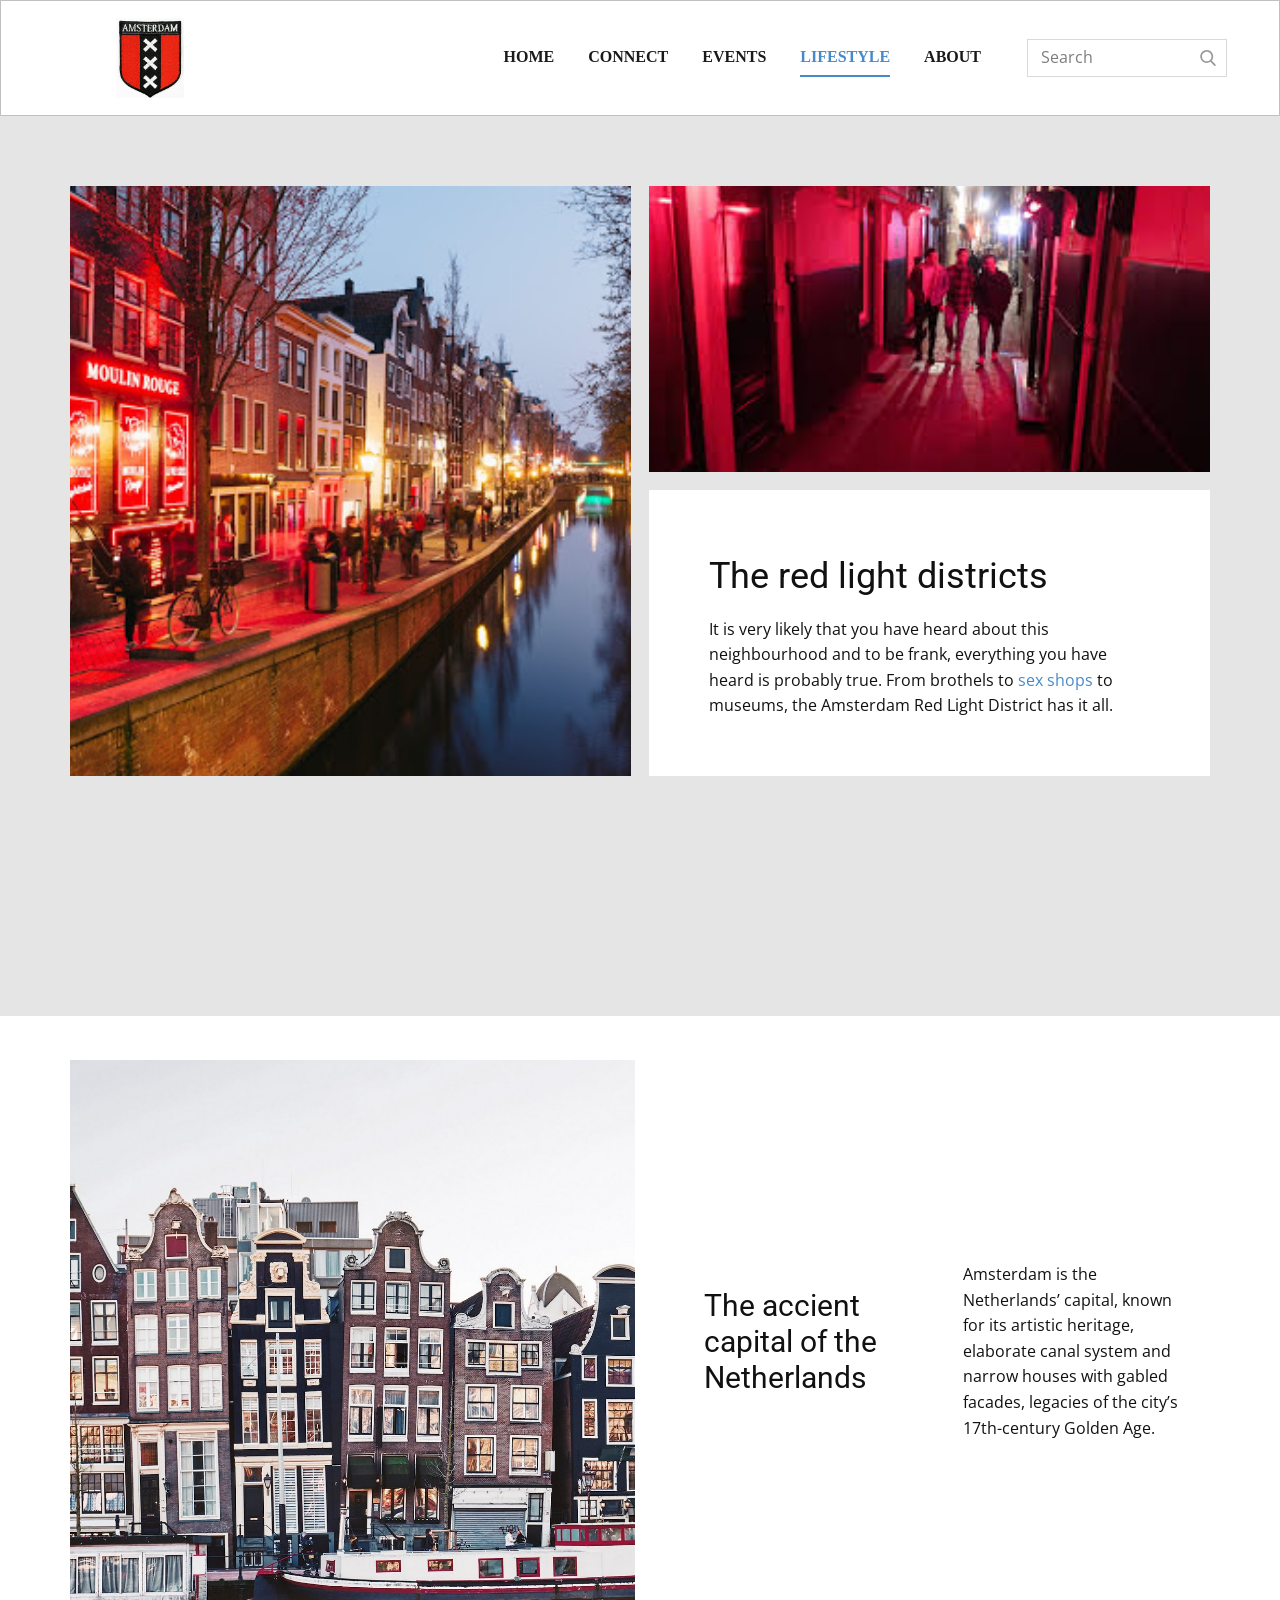
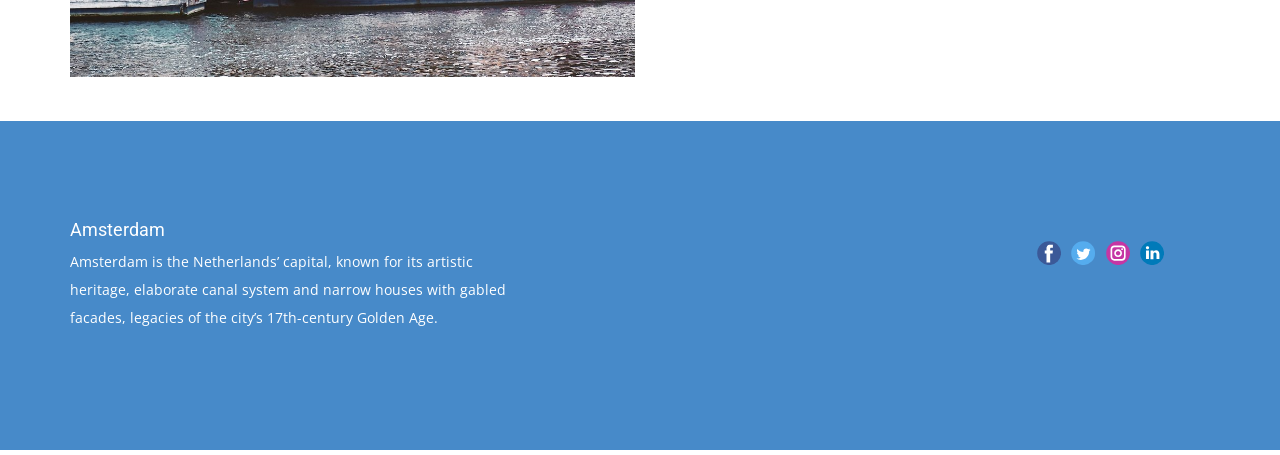
<file: lifestyle.html>
<!DOCTYPE html>
<html style="font-size: 16px">
  <head>
    <meta name="viewport" content="width=device-width, initial-scale=1.0" />
    <meta charset="utf-8" />
    <meta name="keywords" content="The heart of Cairo" />
    <meta name="description" content="" />
    <meta name="page_type" content="np-template-header-footer-from-plugin" />
    <title>lifestyle</title>
    <link rel="stylesheet" href="nicepage.css" media="screen" />
    <link rel="stylesheet" href="lifestyle.css" media="screen" />
    <script
      class="u-script"
      type="text/javascript"
      src="jquery.js"
      defer=""
    ></script>
    <script
      class="u-script"
      type="text/javascript"
      src="nicepage.js"
      defer=""
    ></script>
    <meta name="generator" content="Nicepage 3.13.2, nicepage.com" />
    <link
      id="u-theme-google-font"
      rel="stylesheet"
      href="https://fonts.googleapis.com/css?family=Roboto:100,100i,300,300i,400,400i,500,500i,700,700i,900,900i|Open+Sans:300,300i,400,400i,600,600i,700,700i,800,800i"
    />
    <meta property="og:title" content="lifestyle" />
    <meta property="og:type" content="website" />
    <meta name="theme-color" content="#478ac9" />
    <link rel="canonical" href="index.html" />
    <meta property="og:url" content="index.html" />
  </head>
  <body class="u-body">
    <header
      class="u-align-center-xs u-border-1 u-border-grey-25 u-clearfix u-header u-header"
      id="sec-2d72"
    >
      <div class="u-clearfix u-sheet u-sheet-1">
        <a
          href="https://nicepage.com"
          class="u-image u-logo u-image-1"
          data-image-width="422"
          data-image-height="500"
        >
          <img
            src="images/default-logo.png"
            class="u-logo-image u-logo-image-1"
            data-image-width="80"
          />
        </a>
        <form
          action="#"
          method="get"
          class="u-border-1 u-border-grey-15 u-search u-search-right u-search-1"
        >
          <button class="u-search-button" type="submit">
            <span class="u-search-icon u-spacing-10 u-text-grey-40">
              <svg
                class="u-svg-link"
                preserveAspectRatio="xMidYMin slice"
                viewBox="0 0 56.966 56.966"
                style=""
              >
                <use
                  xmlns:xlink="http://www.w3.org/1999/xlink"
                  xlink:href="#svg-b04b"
                ></use>
              </svg>
              <svg
                xmlns="http://www.w3.org/2000/svg"
                xmlns:xlink="http://www.w3.org/1999/xlink"
                version="1.1"
                id="svg-b04b"
                x="0px"
                y="0px"
                viewBox="0 0 56.966 56.966"
                style="enable-background: new 0 0 56.966 56.966"
                xml:space="preserve"
                class="u-svg-content"
              >
                <path
                  d="M55.146,51.887L41.588,37.786c3.486-4.144,5.396-9.358,5.396-14.786c0-12.682-10.318-23-23-23s-23,10.318-23,23  s10.318,23,23,23c4.761,0,9.298-1.436,13.177-4.162l13.661,14.208c0.571,0.593,1.339,0.92,2.162,0.92  c0.779,0,1.518-0.297,2.079-0.837C56.255,54.982,56.293,53.08,55.146,51.887z M23.984,6c9.374,0,17,7.626,17,17s-7.626,17-17,17  s-17-7.626-17-17S14.61,6,23.984,6z"
                ></path>
                <g></g>
                <g></g>
                <g></g>
                <g></g>
                <g></g>
                <g></g>
                <g></g>
                <g></g>
                <g></g>
                <g></g>
                <g></g>
                <g></g>
                <g></g>
                <g></g>
                <g></g>
              </svg>
            </span>
          </button>
          <input
            class="u-search-input"
            type="search"
            name="search"
            value=""
            placeholder="Search"
          />
        </form>
        <nav
          class="u-align-left u-menu u-menu-dropdown u-nav-spacing-25 u-offcanvas u-menu-1"
        >
          <div
            class="menu-collapse"
            style="
              font-size: 1rem;
              font-weight: 700;
              letter-spacing: 0px;
              text-transform: uppercase;
            "
          >
            <a
              class="u-button-style u-custom-active-border-color u-custom-border u-custom-border-color u-custom-borders u-custom-hover-border-color u-custom-padding-bottom u-custom-text-active-color u-custom-text-color u-custom-text-hover-color u-custom-top-bottom-menu-spacing u-nav-link"
              href="#"
              style="padding: 2px 0px; font-size: calc(1em + 4px)"
            >
              <svg
                class="u-svg-link"
                preserveAspectRatio="xMidYMin slice"
                viewBox="0 0 302 302"
                style=""
              >
                <use
                  xmlns:xlink="http://www.w3.org/1999/xlink"
                  xlink:href="#svg-7b92"
                ></use>
              </svg>
              <svg
                xmlns="http://www.w3.org/2000/svg"
                xmlns:xlink="http://www.w3.org/1999/xlink"
                version="1.1"
                id="svg-7b92"
                x="0px"
                y="0px"
                viewBox="0 0 302 302"
                style="enable-background: new 0 0 302 302"
                xml:space="preserve"
                class="u-svg-content"
              >
                <g>
                  <rect y="36" width="302" height="30"></rect>
                  <rect y="236" width="302" height="30"></rect>
                  <rect y="136" width="302" height="30"></rect>
                </g>
                <g></g>
                <g></g>
                <g></g>
                <g></g>
                <g></g>
                <g></g>
                <g></g>
                <g></g>
                <g></g>
                <g></g>
                <g></g>
                <g></g>
                <g></g>
                <g></g>
                <g></g>
              </svg>
            </a>
          </div>
          <div class="u-custom-menu u-nav-container">
            <ul class="u-nav u-spacing-30 u-unstyled u-nav-1">
              <li class="u-nav-item">
                <a
                  class="u-border-2 u-border-active-palette-1-base u-border-hover-palette-1-base u-border-no-left u-border-no-right u-border-no-top u-button-style u-nav-link u-text-active-palette-1-base u-text-grey-90 u-text-hover-grey-90"
                  href="home.html"
                  style="padding: 10px 0px"
                  >home</a
                >
              </li>
              <li class="u-nav-item">
                <a
                  class="u-border-2 u-border-active-palette-1-base u-border-hover-palette-1-base u-border-no-left u-border-no-right u-border-no-top u-button-style u-nav-link u-text-active-palette-1-base u-text-grey-90 u-text-hover-grey-90"
                  href="connect.html"
                  style="padding: 10px 0px"
                  >connect</a
                >
              </li>
              <li class="u-nav-item">
                <a
                  class="u-border-2 u-border-active-palette-1-base u-border-hover-palette-1-base u-border-no-left u-border-no-right u-border-no-top u-button-style u-nav-link u-text-active-palette-1-base u-text-grey-90 u-text-hover-grey-90"
                  href="events.html"
                  style="padding: 10px 0px"
                  >events</a
                >
              </li>
              <li class="u-nav-item">
                <a
                  class="u-border-2 u-border-active-palette-1-base u-border-hover-palette-1-base u-border-no-left u-border-no-right u-border-no-top u-button-style u-nav-link u-text-active-palette-1-base u-text-grey-90 u-text-hover-grey-90"
                  href="lifestyle.html"
                  style="padding: 10px 0px"
                  >lifestyle</a
                >
              </li>
              <li class="u-nav-item">
                <a
                  class="u-border-2 u-border-active-palette-1-base u-border-hover-palette-1-base u-border-no-left u-border-no-right u-border-no-top u-button-style u-nav-link u-text-active-palette-1-base u-text-grey-90 u-text-hover-grey-90"
                  href="about.html"
                  style="padding: 10px 0px"
                  >about</a
                >
              </li>
            </ul>
          </div>
          <div class="u-custom-menu u-nav-container-collapse">
            <div
              class="u-align-center u-black u-container-style u-inner-container-layout u-opacity u-opacity-95 u-sidenav"
            >
              <div class="u-sidenav-overflow">
                <div class="u-menu-close"></div>
                <ul
                  class="u-align-center u-nav u-popupmenu-items u-unstyled u-nav-2"
                >
                  <li class="u-nav-item">
                    <a class="u-button-style u-nav-link" href="home.html"
                      >home</a
                    >
                  </li>
                  <li class="u-nav-item">
                    <a class="u-button-style u-nav-link" href="connect.html"
                      >connect</a
                    >
                  </li>
                  <li class="u-nav-item">
                    <a class="u-button-style u-nav-link" href="events.html"
                      >events</a
                    >
                  </li>
                  <li class="u-nav-item">
                    <a class="u-button-style u-nav-link" href="lifestyle.html"
                      >lifestyle</a
                    >
                  </li>
                  <li class="u-nav-item">
                    <a class="u-button-style u-nav-link" href="about.html"
                      >about</a
                    >
                  </li>
                </ul>
              </div>
            </div>
            <div class="u-black u-menu-overlay u-opacity u-opacity-70"></div>
          </div>
        </nav>
      </div>
    </header>
    <section class="u-clearfix u-grey-10 u-section-1" id="sec-c820">
      <div class="u-clearfix u-sheet u-sheet-1">
        <div
          class="u-clearfix u-expanded-width u-gutter-18 u-layout-wrap u-layout-wrap-1"
        >
          <div class="u-gutter-0 u-layout">
            <div class="u-layout-row">
              <div class="u-size-30 u-size-60-md">
                <div class="u-layout-row">
                  <div
                    class="u-align-left u-container-style u-image u-layout-cell u-left-cell u-size-60 u-image-1"
                    src=""
                    data-image-width="512"
                    data-image-height="320"
                  >
                    <div
                      class="u-container-layout u-valign-middle u-container-layout-1"
                      src=""
                    ></div>
                  </div>
                </div>
              </div>
              <div class="u-size-30 u-size-60-md">
                <div class="u-layout-col">
                  <div
                    class="u-align-left u-container-style u-image u-layout-cell u-right-cell u-size-40 u-image-2"
                    data-image-width="275"
                    data-image-height="183"
                  >
                    <div
                      class="u-container-layout u-valign-middle u-container-layout-2"
                      src=""
                    ></div>
                  </div>
                  <div
                    class="u-align-left u-container-style u-layout-cell u-right-cell u-size-20 u-white u-layout-cell-3"
                    src=""
                  >
                    <div class="u-container-layout u-container-layout-3">
                      <h2 class="u-text u-text-1">The red light districts</h2>
                      <p class="u-text u-text-2">
                        It is very likely that you have heard about this
                        neighbourhood and to be frank, everything you have heard
                        is probably true. From brothels to&nbsp;<a
                          href="https://www.amsterdam.info/shopping/sex-shops/"
                          class="u-active-none u-border-none u-btn u-button-style u-hover-none u-none u-text-palette-1-base u-btn-1"
                          >sex shops</a
                        >&nbsp;to museums, the Amsterdam Red Light District has
                        it all.&nbsp;
                      </p>
                    </div>
                  </div>
                </div>
              </div>
            </div>
          </div>
        </div>
      </div>
    </section>
    <section class="u-clearfix u-section-2" id="sec-adb3">
      <div class="u-clearfix u-sheet u-valign-middle u-sheet-1">
        <div
          class="u-clearfix u-expanded-width u-gutter-10 u-layout-wrap u-layout-wrap-1"
        >
          <div class="u-layout">
            <div class="u-layout-row">
              <div class="u-size-30">
                <div class="u-layout-col">
                  <div
                    class="u-container-style u-image u-layout-cell u-left-cell u-size-60 u-image-1"
                    src=""
                    data-image-width="1920"
                    data-image-height="1427"
                  >
                    <div
                      class="u-container-layout u-valign-middle u-container-layout-1"
                    ></div>
                  </div>
                </div>
              </div>
              <div class="u-size-30">
                <div class="u-layout-row">
                  <div
                    class="u-align-left u-container-style u-layout-cell u-size-30 u-layout-cell-2"
                  >
                    <div class="u-container-layout u-container-layout-2">
                      <h3 class="u-text u-text-1">
                        The accient capital of the Netherlands
                      </h3>
                    </div>
                  </div>
                  <div
                    class="u-align-left u-container-style u-layout-cell u-right-cell u-size-30 u-layout-cell-3"
                  >
                    <div class="u-container-layout u-container-layout-3">
                      <p class="u-text u-text-2">
                        Amsterdam is the Netherlands’ capital, known for its
                        artistic heritage, elaborate canal system and narrow
                        houses with gabled facades, legacies of the city’s
                        17th-century Golden Age.&nbsp;
                      </p>
                    </div>
                  </div>
                </div>
              </div>
            </div>
          </div>
        </div>
      </div>
    </section>

    <footer class="u-clearfix u-footer u-palette-1-base" id="sec-7d85">
      <div class="u-clearfix u-sheet u-sheet-1">
        <div
          class="u-clearfix u-expanded-width u-gutter-30 u-layout-wrap u-layout-wrap-1"
        >
          <div class="u-gutter-0 u-layout">
            <div class="u-layout-row">
              <div
                class="u-align-center-sm u-align-center-xs u-align-left-md u-align-left-xl u-container-style u-layout-cell u-left-cell u-size-20 u-size-20-md u-layout-cell-1"
              >
                <div class="u-container-layout u-container-layout-1">
                  <!--position-->
                  <div data-position="" class="u-position u-position-1">
                    <!--block-->
                    <div class="u-block">
                      <div class="u-block-container u-clearfix">
                        <!--block_header-->
                        <h5 class="u-block-header u-text u-text-1">
                          <!--block_header_content-->
                          Amsterdam<!--/block_header_content-->
                        </h5>
                        <!--/block_header--><!--block_content-->
                        <div class="u-block-content u-text u-text-2">
                          <!--block_content_content-->Amsterdam is the
                          Netherlands’ capital, known for its artistic heritage,
                          elaborate canal system and narrow houses with gabled
                          facades, legacies of the city’s 17th-century Golden
                          Age.<!--/block_content_content-->
                        </div>
                        <!--/block_content-->
                      </div>
                    </div>
                    <!--/block-->
                  </div>
                  <!--/position-->
                </div>
              </div>
              <div
                class="u-align-center-sm u-align-left-lg u-align-left-md u-align-left-xl u-container-style u-layout-cell u-size-20 u-size-20-md u-layout-cell-2"
              >
                <div class="u-container-layout u-container-layout-2"></div>
              </div>
              <div
                class="u-align-center-sm u-align-center-xs u-align-left-md u-align-right-lg u-align-right-xl u-container-style u-layout-cell u-right-cell u-size-20 u-size-20-md u-layout-cell-3"
              >
                <div class="u-container-layout u-container-layout-3">
                  <div class="u-social-icons u-spacing-10 u-social-icons-1">
                    <a
                      class="u-social-url"
                      title="facebook"
                      target="_blank"
                      href="#"
                      ><span
                        class="u-icon u-icon-circle u-social-facebook u-social-icon u-icon-1"
                        ><svg
                          class="u-svg-link"
                          preserveAspectRatio="xMidYMin slice"
                          viewBox="0 0 112 112"
                          style=""
                        >
                          <use
                            xmlns:xlink="http://www.w3.org/1999/xlink"
                            xlink:href="#svg-481b"
                          ></use></svg
                        ><svg
                          class="u-svg-content"
                          viewBox="0 0 112 112"
                          x="0"
                          y="0"
                          id="svg-481b"
                        >
                          <circle
                            fill="currentColor"
                            cx="56.1"
                            cy="56.1"
                            r="55"
                          ></circle>
                          <path
                            fill="#FFFFFF"
                            d="M73.5,31.6h-9.1c-1.4,0-3.6,0.8-3.6,3.9v8.5h12.6L72,58.3H60.8v40.8H43.9V58.3h-8V43.9h8v-9.2
            c0-6.7,3.1-17,17-17h12.5v13.9H73.5z"
                          ></path></svg
                      ></span>
                    </a>
                    <a
                      class="u-social-url"
                      title="twitter"
                      target="_blank"
                      href="#"
                      ><span
                        class="u-icon u-icon-circle u-social-icon u-social-twitter u-icon-2"
                        ><svg
                          class="u-svg-link"
                          preserveAspectRatio="xMidYMin slice"
                          viewBox="0 0 112 112"
                          style=""
                        >
                          <use
                            xmlns:xlink="http://www.w3.org/1999/xlink"
                            xlink:href="#svg-52f6"
                          ></use></svg
                        ><svg
                          class="u-svg-content"
                          viewBox="0 0 112 112"
                          x="0"
                          y="0"
                          id="svg-52f6"
                        >
                          <circle
                            fill="currentColor"
                            class="st0"
                            cx="56.1"
                            cy="56.1"
                            r="55"
                          ></circle>
                          <path
                            fill="#FFFFFF"
                            d="M83.8,47.3c0,0.6,0,1.2,0,1.7c0,17.7-13.5,38.2-38.2,38.2C38,87.2,31,85,25,81.2c1,0.1,2.1,0.2,3.2,0.2
            c6.3,0,12.1-2.1,16.7-5.7c-5.9-0.1-10.8-4-12.5-9.3c0.8,0.2,1.7,0.2,2.5,0.2c1.2,0,2.4-0.2,3.5-0.5c-6.1-1.2-10.8-6.7-10.8-13.1
            c0-0.1,0-0.1,0-0.2c1.8,1,3.9,1.6,6.1,1.7c-3.6-2.4-6-6.5-6-11.2c0-2.5,0.7-4.8,1.8-6.7c6.6,8.1,16.5,13.5,27.6,14
            c-0.2-1-0.3-2-0.3-3.1c0-7.4,6-13.4,13.4-13.4c3.9,0,7.3,1.6,9.8,4.2c3.1-0.6,5.9-1.7,8.5-3.3c-1,3.1-3.1,5.8-5.9,7.4
            c2.7-0.3,5.3-1,7.7-2.1C88.7,43,86.4,45.4,83.8,47.3z"
                          ></path></svg
                      ></span>
                    </a>
                    <a
                      class="u-social-url"
                      title="instagram"
                      target="_blank"
                      href="#"
                      ><span
                        class="u-icon u-icon-circle u-social-icon u-social-instagram u-icon-3"
                        ><svg
                          class="u-svg-link"
                          preserveAspectRatio="xMidYMin slice"
                          viewBox="0 0 112 112"
                          style=""
                        >
                          <use
                            xmlns:xlink="http://www.w3.org/1999/xlink"
                            xlink:href="#svg-3d7b"
                          ></use></svg
                        ><svg
                          class="u-svg-content"
                          viewBox="0 0 112 112"
                          x="0"
                          y="0"
                          id="svg-3d7b"
                        >
                          <circle
                            fill="currentColor"
                            cx="56.1"
                            cy="56.1"
                            r="55"
                          ></circle>
                          <path
                            fill="#FFFFFF"
                            d="M55.9,38.2c-9.9,0-17.9,8-17.9,17.9C38,66,46,74,55.9,74c9.9,0,17.9-8,17.9-17.9C73.8,46.2,65.8,38.2,55.9,38.2
            z M55.9,66.4c-5.7,0-10.3-4.6-10.3-10.3c-0.1-5.7,4.6-10.3,10.3-10.3c5.7,0,10.3,4.6,10.3,10.3C66.2,61.8,61.6,66.4,55.9,66.4z"
                          ></path>
                          <path
                            fill="#FFFFFF"
                            d="M74.3,33.5c-2.3,0-4.2,1.9-4.2,4.2s1.9,4.2,4.2,4.2s4.2-1.9,4.2-4.2S76.6,33.5,74.3,33.5z"
                          ></path>
                          <path
                            fill="#FFFFFF"
                            d="M73.1,21.3H38.6c-9.7,0-17.5,7.9-17.5,17.5v34.5c0,9.7,7.9,17.6,17.5,17.6h34.5c9.7,0,17.5-7.9,17.5-17.5V38.8
            C90.6,29.1,82.7,21.3,73.1,21.3z M83,73.3c0,5.5-4.5,9.9-9.9,9.9H38.6c-5.5,0-9.9-4.5-9.9-9.9V38.8c0-5.5,4.5-9.9,9.9-9.9h34.5
            c5.5,0,9.9,4.5,9.9,9.9V73.3z"
                          ></path></svg
                      ></span>
                    </a>
                    <a
                      class="u-social-url"
                      title="linkedin"
                      target="_blank"
                      href="#"
                      ><span
                        class="u-icon u-icon-circle u-social-icon u-social-linkedin u-icon-4"
                        ><svg
                          class="u-svg-link"
                          preserveAspectRatio="xMidYMin slice"
                          viewBox="0 0 112 112"
                          style=""
                        >
                          <use
                            xmlns:xlink="http://www.w3.org/1999/xlink"
                            xlink:href="#svg-d829"
                          ></use></svg
                        ><svg
                          class="u-svg-content"
                          viewBox="0 0 112 112"
                          x="0"
                          y="0"
                          id="svg-d829"
                        >
                          <circle
                            fill="currentColor"
                            cx="56.1"
                            cy="56.1"
                            r="55"
                          ></circle>
                          <path
                            fill="#FFFFFF"
                            d="M41.3,83.7H27.9V43.4h13.4V83.7z M34.6,37.9L34.6,37.9c-4.6,0-7.5-3.1-7.5-7c0-4,3-7,7.6-7s7.4,3,7.5,7
            C42.2,34.8,39.2,37.9,34.6,37.9z M89.6,83.7H76.2V62.2c0-5.4-1.9-9.1-6.8-9.1c-3.7,0-5.9,2.5-6.9,4.9c-0.4,0.9-0.4,2.1-0.4,3.3v22.5
            H48.7c0,0,0.2-36.5,0-40.3h13.4v5.7c1.8-2.7,5-6.7,12.1-6.7c8.8,0,15.4,5.8,15.4,18.1V83.7z"
                          ></path></svg
                      ></span>
                    </a>
                  </div>
                </div>
              </div>
            </div>
          </div>
        </div>
      </div>
    </footer>
  </body>
</html>
</file>
